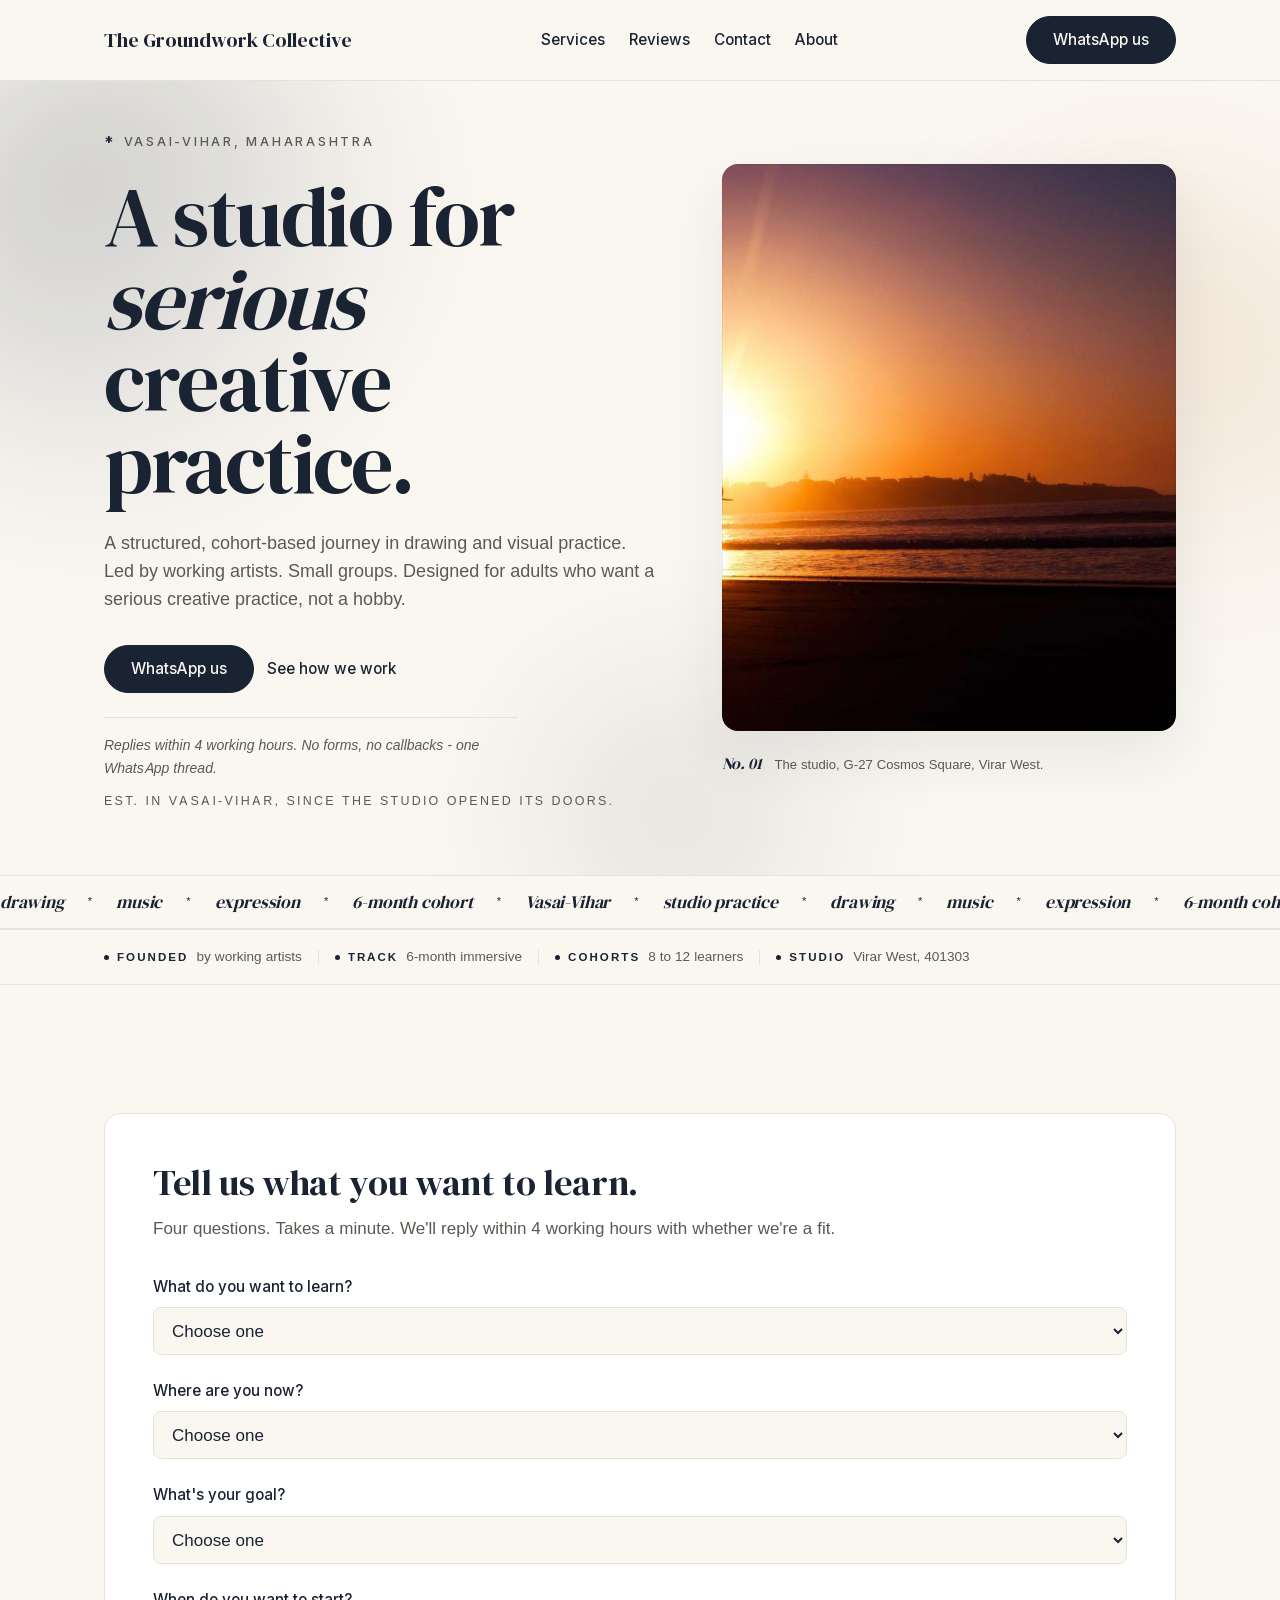
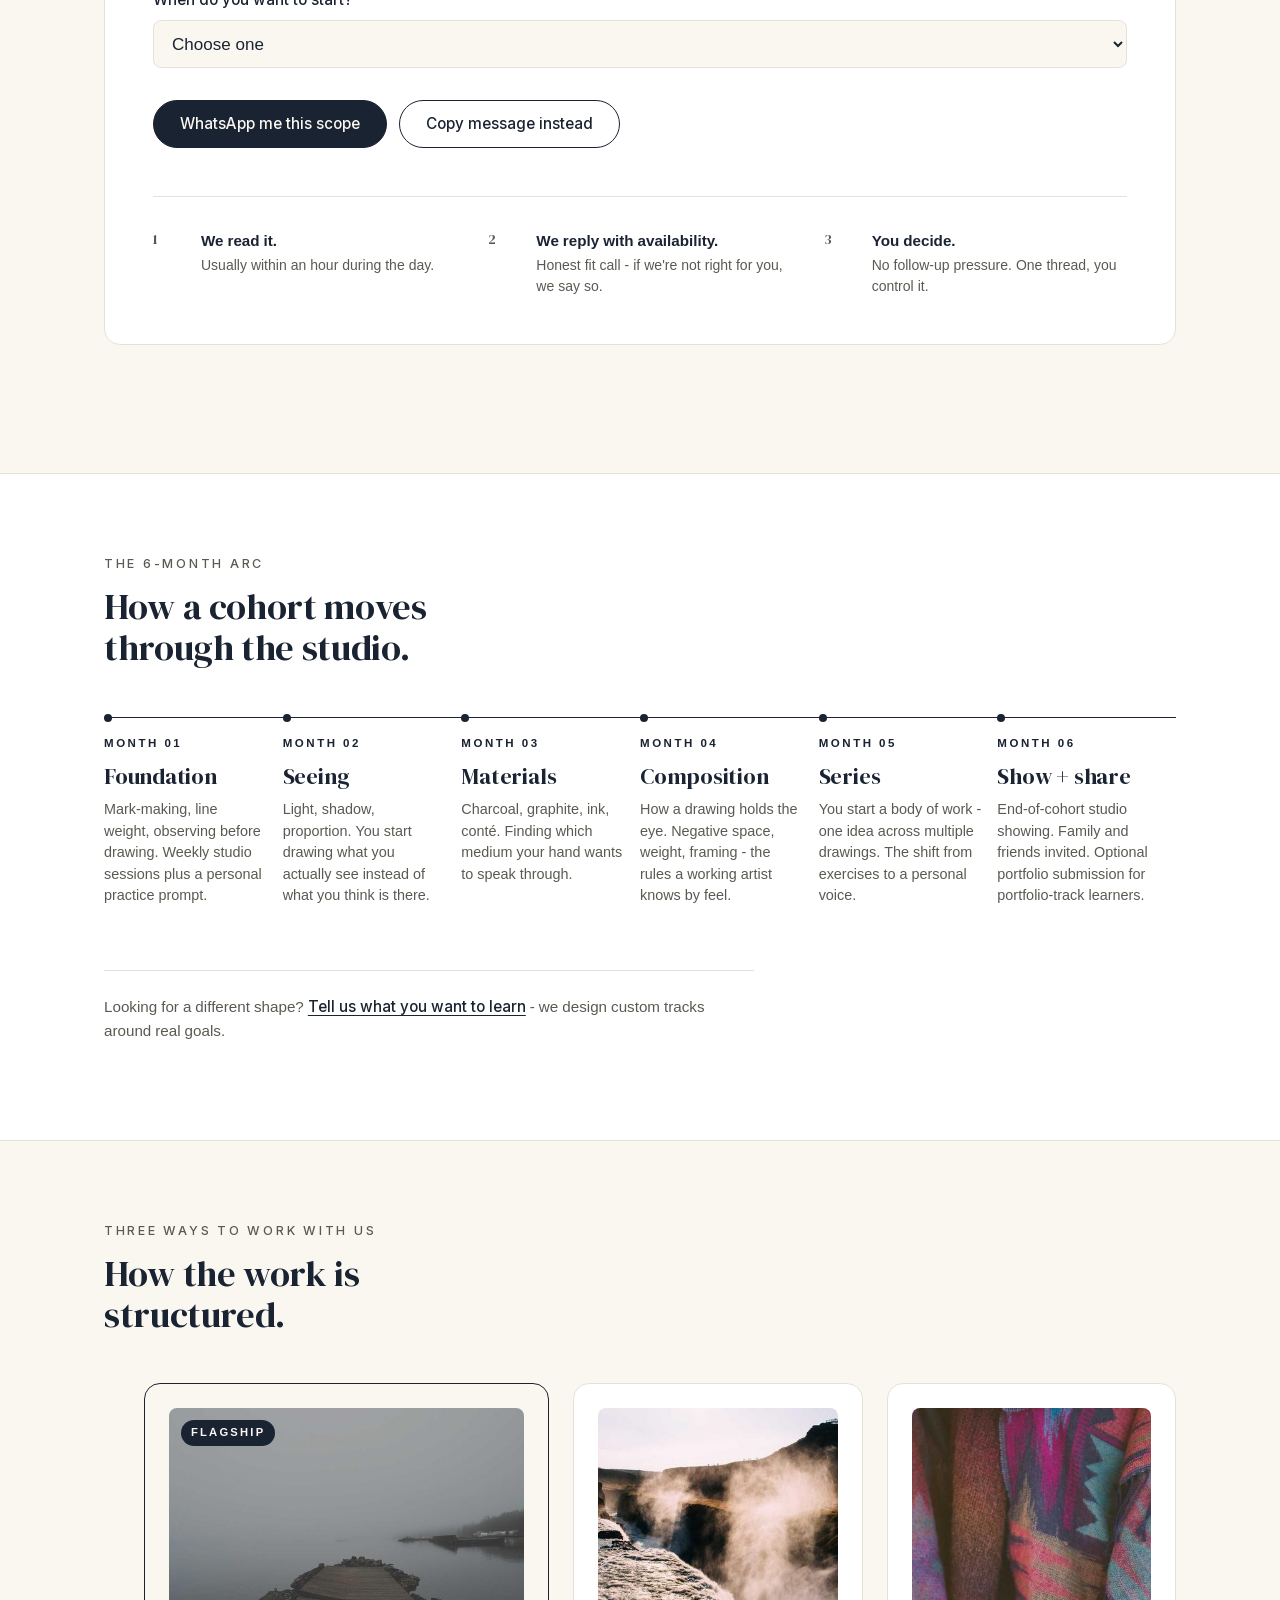
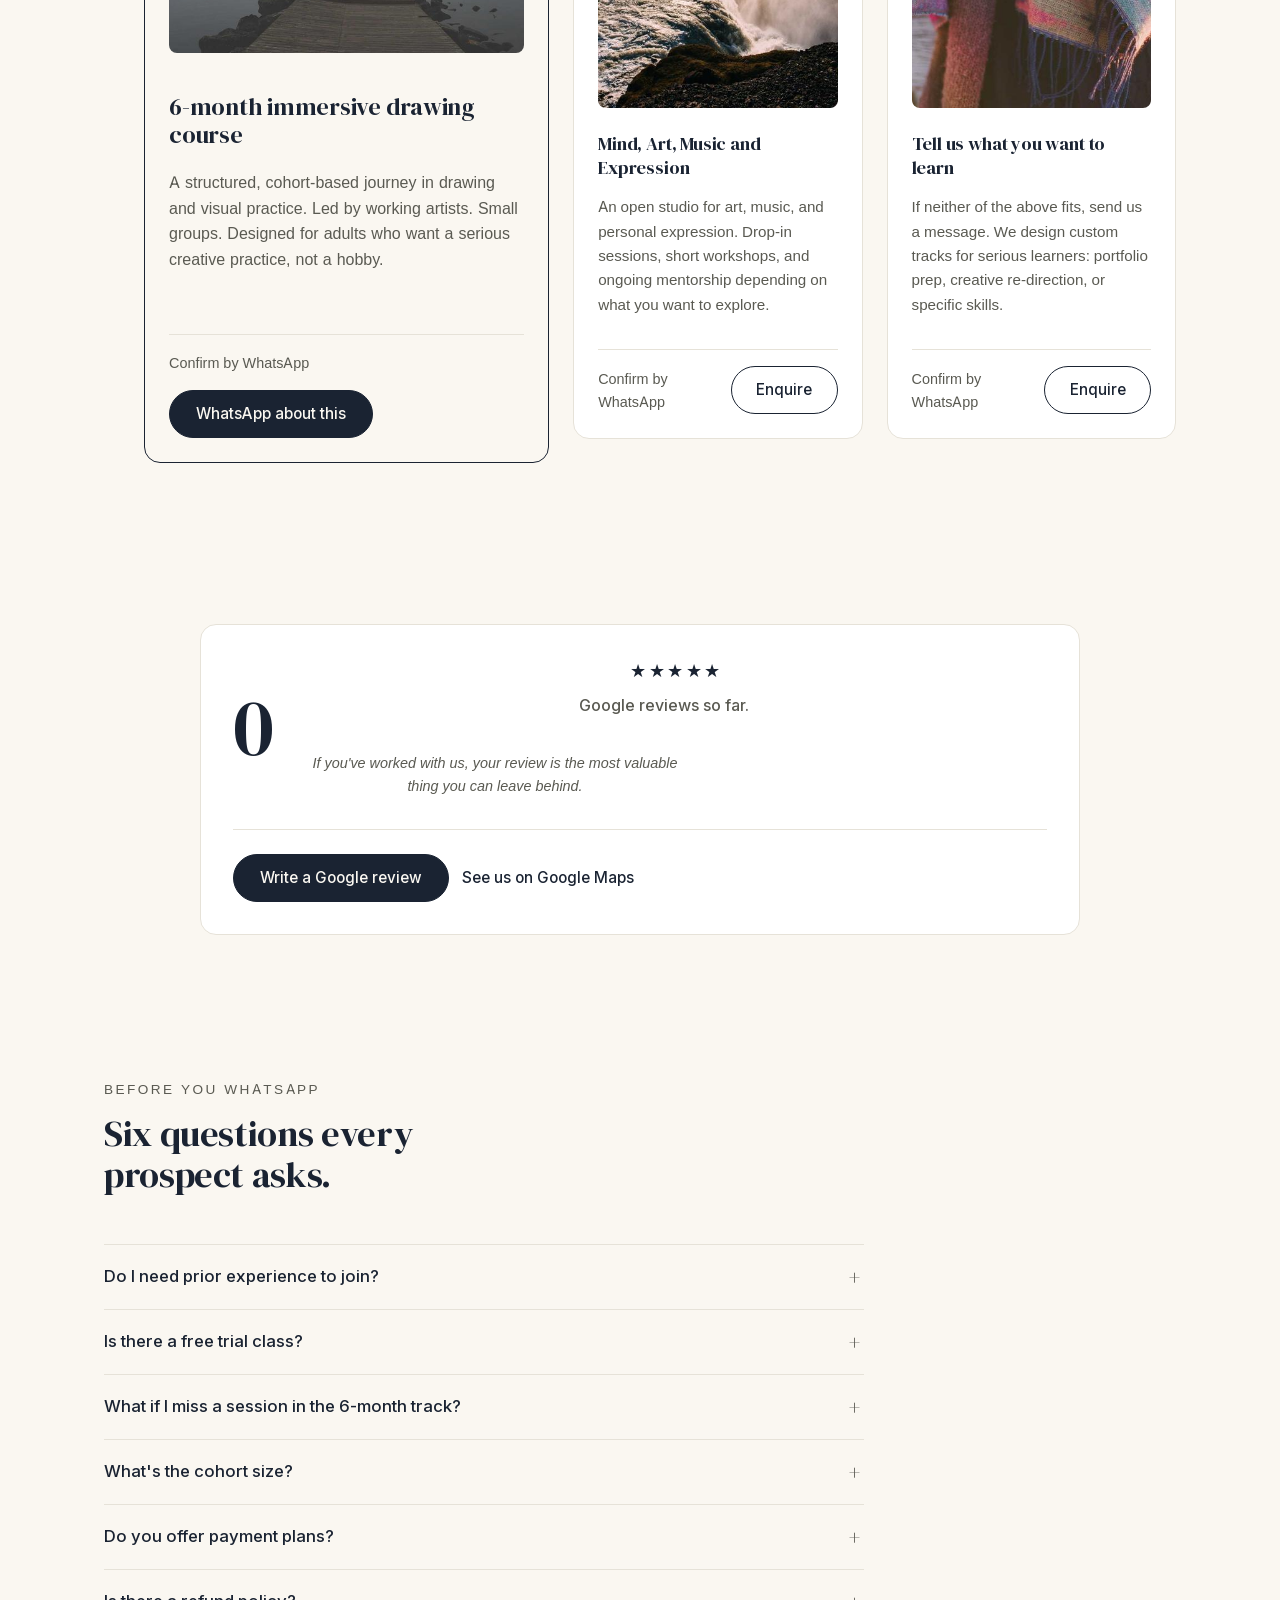
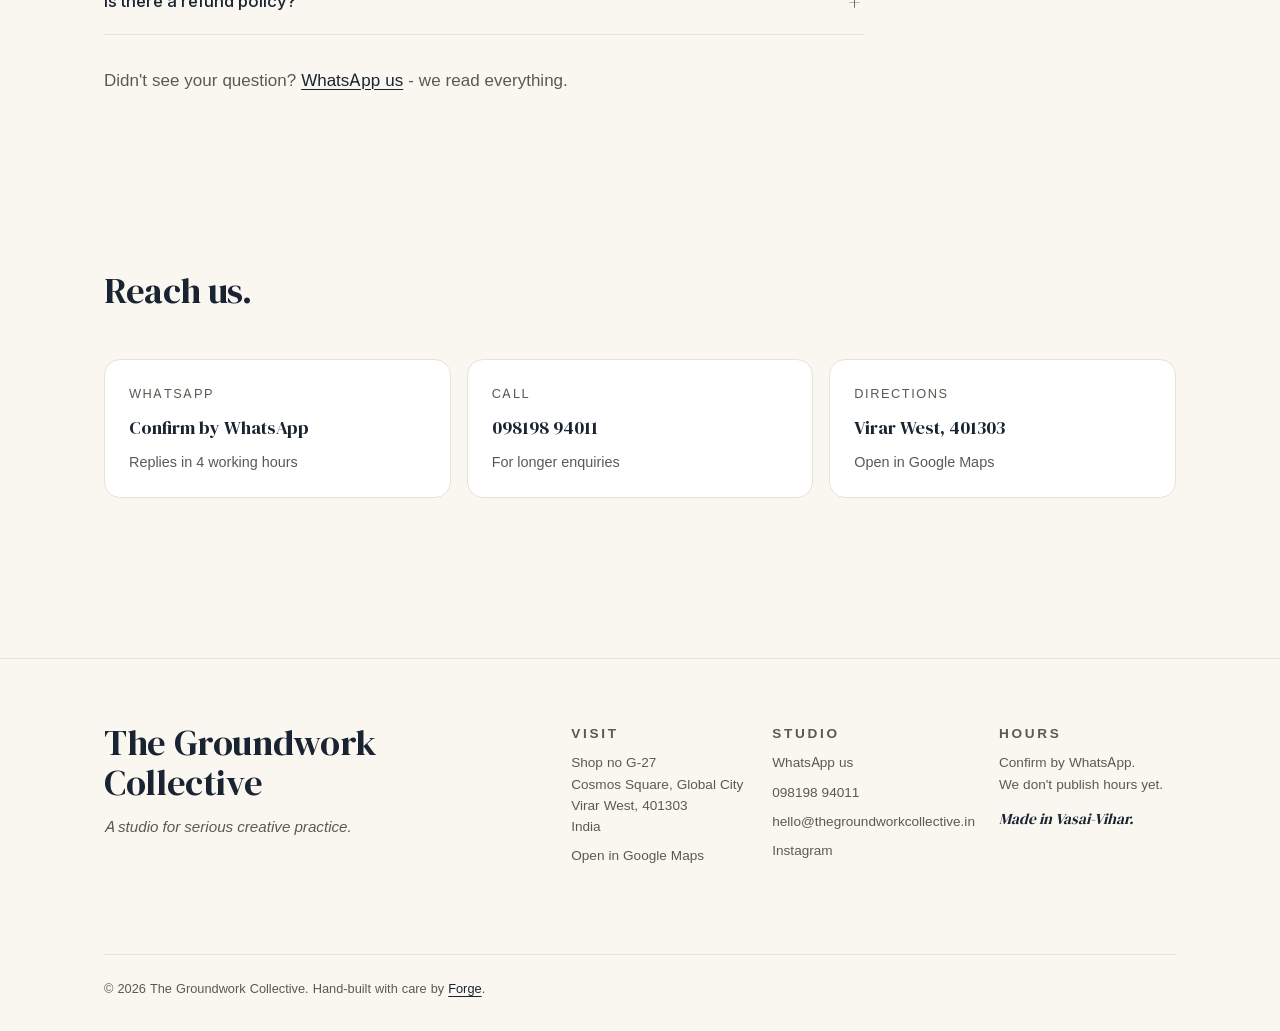
<file: index.html>
<!doctype html>
<html lang="en">
<head>
  <meta charset="utf-8">
  <meta name="viewport" content="width=device-width, initial-scale=1, viewport-fit=cover">
  <title>The Groundwork Collective  -  A studio for serious creative practice</title>
  <meta name="description" content="The Groundwork Collective is an education center in Virar West, Maharashtra. 6-month immersive courses in drawing, art, music and expression. WhatsApp us to start.">
  <meta property="og:title" content="The Groundwork Collective  -  A studio for serious creative practice">
  <meta property="og:description" content="The Groundwork Collective is an education center in Virar West, Maharashtra. 6-month immersive courses in drawing, art, music and expression. WhatsApp us to start.">
  <meta property="og:type" content="website">
  <meta property="og:url" content="https://the-groundwork-collective.vercel.app">
  <meta name="theme-color" content="#faf7f1">
  <link rel="icon" href="/assets/favicon.svg" type="image/svg+xml">
  <link rel="canonical" href="https://the-groundwork-collective.vercel.app">
  <link rel="stylesheet" href="/assets/styles.css">
  <script type="application/ld+json">
  {
    "@context": "https://schema.org",
    "@type": "EducationalOrganization",
    "name": "The Groundwork Collective",
    "description": "The Groundwork Collective is an education center in Virar West, Maharashtra. 6-month immersive courses in drawing, art, music and expression. WhatsApp us to start.",
    "url": "https://the-groundwork-collective.vercel.app",
    "telephone": "+919819894011",
    "address": {
      "@type": "PostalAddress",
      "streetAddress": "Shop no G-27, Cosmos Square, Global City, Rustomjee Global City, Virar West",
      "addressLocality": "Vasai-Virar",
      "addressRegion": "Maharashtra",
      "postalCode": "401303",
      "addressCountry": "IN"
    },
    "sameAs": ["https://instagram.com/the_groundwork_collective"]
  }
  </script>
</head>
<body class="theme-light">
<a class="skip-link" href="#main">Skip to content</a>
<header class="site-header" role="banner">
  <div class="site-header__inner">
    <a class="site-header__brand" href="/">The Groundwork Collective</a>
    <nav class="site-nav" aria-label="Primary">
      <a href="/services.html">Services</a>
      <a href="/reviews.html">Reviews</a>
      <a href="/contact.html">Contact</a>
      <a href="/about.html">About</a>
    </nav>
    <a class="btn btn--primary site-header__cta" href="https://wa.me/919819894011?text=Hi%20-%20I%27d%20like%20to%20set%20up%20a%20discovery%20call.">WhatsApp us</a>
  </div>
</header>
<main id="main">
  <section class="hero" aria-labelledby="hero-heading">
    <div class="hero__mesh" aria-hidden="true">
      <span class="hero__mesh-blob hero__mesh-blob--1"></span>
      <span class="hero__mesh-blob hero__mesh-blob--2"></span>
      <span class="hero__mesh-blob hero__mesh-blob--3"></span>
    </div>
    <div class="hero__grid">
      <div class="hero__copy fade-in">
        <p class="hero__eyebrow"><span class="hero__eyebrow-mark">*</span> Vasai-Vihar, Maharashtra</p>
        <h1 id="hero-heading" class="hero__heading">A studio for <em>serious</em> creative practice.</h1>
        <p class="hero__subtext">A structured, cohort-based journey in drawing and visual practice. Led by working artists. Small groups. Designed for adults who want a serious creative practice, not a hobby.</p>
        <div class="hero__ctas">
          <a class="btn btn--primary btn--fill" href="https://wa.me/919819894011?text=Hi%20-%20I%27d%20like%20to%20set%20up%20a%20discovery%20call.">WhatsApp us</a>
          <a class="btn btn--ghost btn--underline" href="/services.html">See how we work</a>
        </div>
        <p class="hero__promise">Replies within 4 working hours. No forms, no callbacks - one WhatsApp thread.</p>
        <p class="hero__since">Est. in Vasai-Vihar, since the studio opened its doors.</p>
      </div>
      <figure class="hero__media fade-in">
        <div class="hero__media-frame">
          <img src="/assets/photos/hero.jpg" alt="" width="800" height="1000" loading="eager" onerror="this.onerror=null;this.src='/assets/monogram.svg';">
        </div>
        <figcaption class="hero__media-caption">
          <span class="hero__media-caption-mark">No. 01</span>
          The studio, G-27 Cosmos Square, Virar West.
        </figcaption>
      </figure>
    </div>
  </section>

  <div class="marquee" aria-hidden="true">
    <div class="marquee__track">
      <span class="marquee__item">drawing</span><span class="marquee__dot">*</span>
      <span class="marquee__item">music</span><span class="marquee__dot">*</span>
      <span class="marquee__item">expression</span><span class="marquee__dot">*</span>
      <span class="marquee__item">6-month cohort</span><span class="marquee__dot">*</span>
      <span class="marquee__item">Vasai-Vihar</span><span class="marquee__dot">*</span>
      <span class="marquee__item">studio practice</span><span class="marquee__dot">*</span>
      <span class="marquee__item">drawing</span><span class="marquee__dot">*</span>
      <span class="marquee__item">music</span><span class="marquee__dot">*</span>
      <span class="marquee__item">expression</span><span class="marquee__dot">*</span>
      <span class="marquee__item">6-month cohort</span><span class="marquee__dot">*</span>
      <span class="marquee__item">Vasai-Vihar</span><span class="marquee__dot">*</span>
      <span class="marquee__item">studio practice</span><span class="marquee__dot">*</span>
    </div>
  </div>

  <section class="trust-bar" aria-label="Studio facts">
    <div class="trust-bar__inner">
      <span class="trust-bar__item"><span class="trust-bar__dot"></span> <span class="trust-bar__label">Founded</span> by working artists</span>
      <span class="trust-bar__sep" aria-hidden="true"></span>
      <span class="trust-bar__item"><span class="trust-bar__dot"></span> <span class="trust-bar__label">Track</span> 6-month immersive</span>
      <span class="trust-bar__sep" aria-hidden="true"></span>
      <span class="trust-bar__item"><span class="trust-bar__dot"></span> <span class="trust-bar__label">Cohorts</span> 8 to 12 learners</span>
      <span class="trust-bar__sep" aria-hidden="true"></span>
      <span class="trust-bar__item"><span class="trust-bar__dot"></span> <span class="trust-bar__label">Studio</span> Virar West, 401303</span>
    </div>
  </section>

  <section class="section" aria-labelledby="cro-heading">
    <div class="container">
      <div class="cro-engine" data-engine="quote-builder">
        <h2 id="cro-heading" class="cro-engine__heading">Tell us what you want to learn.</h2>
        <p class="cro-engine__lede">Four questions. Takes a minute. We'll reply within 4 working hours with whether we're a fit.</p>
        <form class="cro-engine__form" id="quote-builder-form" novalidate>
          <div class="cro-engine__questions">
            <div class="cro-question">
              <label class="cro-question__label" for="qb-q1">What do you want to learn?</label>
              <select class="cro-question__select" id="qb-q1" name="learn" required>
                <option value="">Choose one</option>
                <option value="drawing">Drawing</option>
                <option value="visual-art">Visual art (painting, mixed media)</option>
                <option value="music">Music</option>
                <option value="expression">Personal expression / creative direction</option>
                <option value="other">Something else</option>
              </select>
            </div>
            <div class="cro-question">
              <label class="cro-question__label" for="qb-q2">Where are you now?</label>
              <select class="cro-question__select" id="qb-q2" name="level" required>
                <option value="">Choose one</option>
                <option value="beginner">Complete beginner</option>
                <option value="some-practice">Some practice</option>
                <option value="returning">Returning after a break</option>
                <option value="intermediate">Intermediate</option>
              </select>
            </div>
            <div class="cro-question">
              <label class="cro-question__label" for="qb-q3">What's your goal?</label>
              <select class="cro-question__select" id="qb-q3" name="goal" required>
                <option value="">Choose one</option>
                <option value="personal">Personal practice</option>
                <option value="portfolio">Portfolio</option>
                <option value="career">Career change</option>
                <option value="healing">Healing / expression</option>
                <option value="explore">Just exploring</option>
              </select>
            </div>
            <div class="cro-question">
              <label class="cro-question__label" for="qb-q4">When do you want to start?</label>
              <select class="cro-question__select" id="qb-q4" name="start" required>
                <option value="">Choose one</option>
                <option value="this-month">This month</option>
                <option value="3-months">Next 3 months</option>
                <option value="just-looking">Just looking</option>
              </select>
            </div>
          </div>
          <div class="cro-engine__cta-wrap">
            <button type="submit" class="btn btn--primary">WhatsApp me this scope</button>
            <button type="button" class="btn btn--ghost" id="qb-copy">Copy message instead</button>
          </div>
          <p class="cro-engine__copy-status" id="qb-copy-status" role="status" aria-live="polite" hidden>Copied. Paste it into WhatsApp.</p>
        </form>
        <ol class="cro-next" aria-label="What happens after you send">
          <li class="cro-next__step">
            <span class="cro-next__num">1</span>
            <div><strong>We read it.</strong><span>Usually within an hour during the day.</span></div>
          </li>
          <li class="cro-next__step">
            <span class="cro-next__num">2</span>
            <div><strong>We reply with availability.</strong><span>Honest fit call - if we're not right for you, we say so.</span></div>
          </li>
          <li class="cro-next__step">
            <span class="cro-next__num">3</span>
            <div><strong>You decide.</strong><span>No follow-up pressure. One thread, you control it.</span></div>
          </li>
        </ol>
      </div>
    </div>
  </section>

  <section class="section cohort-section" aria-labelledby="cohort-heading">
    <div class="container">
      <p class="cohort-eyebrow">The 6-month arc</p>
      <h2 id="cohort-heading" class="section-heading">How a cohort moves through the studio.</h2>
      <ol class="cohort-timeline">
        <li class="cohort-step">
          <span class="cohort-step__month">Month 01</span>
          <h3 class="cohort-step__title">Foundation</h3>
          <p class="cohort-step__desc">Mark-making, line weight, observing before drawing. Weekly studio sessions plus a personal practice prompt.</p>
        </li>
        <li class="cohort-step">
          <span class="cohort-step__month">Month 02</span>
          <h3 class="cohort-step__title">Seeing</h3>
          <p class="cohort-step__desc">Light, shadow, proportion. You start drawing what you actually see instead of what you think is there.</p>
        </li>
        <li class="cohort-step">
          <span class="cohort-step__month">Month 03</span>
          <h3 class="cohort-step__title">Materials</h3>
          <p class="cohort-step__desc">Charcoal, graphite, ink, conté. Finding which medium your hand wants to speak through.</p>
        </li>
        <li class="cohort-step">
          <span class="cohort-step__month">Month 04</span>
          <h3 class="cohort-step__title">Composition</h3>
          <p class="cohort-step__desc">How a drawing holds the eye. Negative space, weight, framing - the rules a working artist knows by feel.</p>
        </li>
        <li class="cohort-step">
          <span class="cohort-step__month">Month 05</span>
          <h3 class="cohort-step__title">Series</h3>
          <p class="cohort-step__desc">You start a body of work - one idea across multiple drawings. The shift from exercises to a personal voice.</p>
        </li>
        <li class="cohort-step">
          <span class="cohort-step__month">Month 06</span>
          <h3 class="cohort-step__title">Show + share</h3>
          <p class="cohort-step__desc">End-of-cohort studio showing. Family and friends invited. Optional portfolio submission for portfolio-track learners.</p>
        </li>
      </ol>
      <p class="cohort-foot">
        Looking for a different shape? <a href="https://wa.me/919819894011?text=Hi%20-%20I%20want%20to%20discuss%20a%20custom%20learning%20track.">Tell us what you want to learn</a> - we design custom tracks around real goals.
      </p>
    </div>
  </section>

  <section class="section services-featured" aria-labelledby="services-heading">
    <div class="container">
      <p class="services-eyebrow">Three ways to work with us</p>
      <h2 id="services-heading" class="section-heading">How the work is structured.</h2>
      <ul class="services__grid services__grid--featured">
        <li class="service-card service-card--featured">
          <div class="service-card__media">
            <img class="service-card__photo" src="/assets/photos/drawing-course.jpg" alt="" loading="lazy" onerror="this.onerror=null;this.src='/assets/monogram.svg';">
            <span class="service-card__flag">Flagship</span>
          </div>
          <div class="service-card__body">
            <h3 class="service-card__title">6-month immersive drawing course</h3>
            <p class="service-card__desc">A structured, cohort-based journey in drawing and visual practice. Led by working artists. Small groups. Designed for adults who want a serious creative practice, not a hobby.</p>
            <div class="service-card__meta">
              <span class="service-card__price">Confirm by WhatsApp</span>
              <a class="btn btn--primary btn--fill" href="https://wa.me/919819894011?text=Hi%20-%20I%27d%20like%20to%20know%20more%20about%20the%206-month%20drawing%20course.">WhatsApp about this</a>
            </div>
          </div>
        </li>
        <li class="service-card">
          <img class="service-card__photo" src="/assets/photos/art-music-expression.jpg" alt="" loading="lazy" onerror="this.onerror=null;this.src='/assets/monogram.svg';">
          <h3 class="service-card__title">Mind, Art, Music and Expression</h3>
          <p class="service-card__desc">An open studio for art, music, and personal expression. Drop-in sessions, short workshops, and ongoing mentorship depending on what you want to explore.</p>
          <div class="service-card__meta">
            <span class="service-card__price">Confirm by WhatsApp</span>
            <a class="btn btn--ghost" href="https://wa.me/919819894011?text=Hi%20-%20I%27d%20like%20to%20drop%20in%20for%20an%20art%20/%20music%20/%20expression%20session.">Enquire</a>
          </div>
        </li>
        <li class="service-card">
          <img class="service-card__photo" src="/assets/photos/custom-enquiry.jpg" alt="" loading="lazy" onerror="this.onerror=null;this.src='/assets/monogram.svg';">
          <h3 class="service-card__title">Tell us what you want to learn</h3>
          <p class="service-card__desc">If neither of the above fits, send us a message. We design custom tracks for serious learners: portfolio prep, creative re-direction, or specific skills.</p>
          <div class="service-card__meta">
            <span class="service-card__price">Confirm by WhatsApp</span>
            <a class="btn btn--ghost" href="https://wa.me/919819894011?text=Hi%20-%20I%20want%20to%20discuss%20a%20custom%20learning%20track.">Enquire</a>
          </div>
        </li>
      </ul>
    </div>
  </section>

  <section class="section reviews-section" aria-labelledby="reviews-block-heading">
    <div class="container">
      <div class="reviews-block reviews-block--positioned">
        <div class="reviews-block__top">
          <p class="reviews-block__count">0</p>
          <div class="reviews-block__meta">
            <p class="reviews-block__stars" aria-hidden="true">&#9733;&#9733;&#9733;&#9733;&#9733;</p>
            <p class="reviews-block__label">Google reviews so far.</p>
            <p class="reviews-block__why">If you've worked with us, your review is the most valuable thing you can leave behind.</p>
          </div>
        </div>
        <div class="reviews-block__cta">
          <a class="btn btn--primary btn--fill" href="https://search.google.com/local/writereview?placeid=ChIJH0U0TzKt5zsRmZBYnqeVxLs" target="_blank" rel="noopener">Write a Google review</a>
          <a class="btn btn--ghost btn--underline" href="https://share.google/SuRhQ9UotYi0npRXc" target="_blank" rel="noopener">See us on Google Maps</a>
        </div>
      </div>
    </div>
  </section>

  <section class="section faq-section" aria-labelledby="faq-heading">
    <div class="container">
      <p class="faq-eyebrow">Before you WhatsApp</p>
      <h2 id="faq-heading" class="section-heading">Six questions every prospect asks.</h2>
      <div class="faq-list">
        <details class="faq-item">
          <summary class="faq-item__q"><span>Do I need prior experience to join?</span><span class="faq-item__icon" aria-hidden="true">+</span></summary>
          <p class="faq-item__a">No. We work with complete beginners through intermediate. Tell us where you are in the form above and we'll match you to a cohort.</p>
        </details>
        <details class="faq-item">
          <summary class="faq-item__q"><span>Is there a free trial class?</span><span class="faq-item__icon" aria-hidden="true">+</span></summary>
          <p class="faq-item__a">Confirm by WhatsApp. We run short intro sessions when a new cohort opens.</p>
        </details>
        <details class="faq-item">
          <summary class="faq-item__q"><span>What if I miss a session in the 6-month track?</span><span class="faq-item__icon" aria-hidden="true">+</span></summary>
          <p class="faq-item__a">Confirm by WhatsApp. We can talk you through the catch-up policy before you commit.</p>
        </details>
        <details class="faq-item">
          <summary class="faq-item__q"><span>What's the cohort size?</span><span class="faq-item__icon" aria-hidden="true">+</span></summary>
          <p class="faq-item__a">Small. 8-12 learners per cohort so each person gets real attention from the working artists who run the studio.</p>
        </details>
        <details class="faq-item">
          <summary class="faq-item__q"><span>Do you offer payment plans?</span><span class="faq-item__icon" aria-hidden="true">+</span></summary>
          <p class="faq-item__a">Confirm by WhatsApp. We do, for the 6-month track. Ask when you reach out.</p>
        </details>
        <details class="faq-item">
          <summary class="faq-item__q"><span>Is there a refund policy?</span><span class="faq-item__icon" aria-hidden="true">+</span></summary>
          <p class="faq-item__a">Confirm by WhatsApp. Yes - we put it in writing before any payment. Ask for the policy doc when you enquire.</p>
        </details>
      </div>
      <p class="faq-foot">
        Didn't see your question? <a href="https://wa.me/919819894011?text=Hi%20-%20I%27d%20like%20to%20set%20up%20a%20discovery%20call.">WhatsApp us</a> - we read everything.
      </p>
    </div>
  </section>

  <section class="section" aria-labelledby="contact-block-heading">
    <div class="container">
      <h2 id="contact-block-heading" class="section-heading">Reach us.</h2>
      <div class="contact-cards">
        <a class="contact-card" href="https://wa.me/919819894011?text=Hi%20-%20I%27d%20like%20to%20set%20up%20a%20discovery%20call.">
          <span class="contact-card__label">WhatsApp</span>
          <span class="contact-card__value">Confirm by WhatsApp</span>
          <span class="contact-card__hint">Replies in 4 working hours</span>
        </a>
        <a class="contact-card" href="tel:+919819894011">
          <span class="contact-card__label">Call</span>
          <span class="contact-card__value">098198 94011</span>
          <span class="contact-card__hint">For longer enquiries</span>
        </a>
        <a class="contact-card" href="https://share.google/SuRhQ9UotYi0npRXc" target="_blank" rel="noopener">
          <span class="contact-card__label">Directions</span>
          <span class="contact-card__value">Virar West, 401303</span>
          <span class="contact-card__hint">Open in Google Maps</span>
        </a>
      </div>
    </div>
  </section>
</main>
<footer class="site-footer" role="contentinfo">
  <div class="site-footer__inner">
    <div class="site-footer__brand">
      <p class="site-footer__wordmark">The Groundwork Collective</p>
      <p class="site-footer__tagline">A studio for serious creative practice.</p>
    </div>
    <div class="site-footer__cols">
      <div class="site-footer__col">
        <p class="site-footer__col-label">Visit</p>
        <p>Shop no G-27<br>Cosmos Square, Global City<br>Virar West, 401303<br>India</p>
        <p><a class="site-footer__link" href="https://share.google/SuRhQ9UotYi0npRXc" target="_blank" rel="noopener">Open in Google Maps</a></p>
      </div>
      <div class="site-footer__col">
        <p class="site-footer__col-label">Studio</p>
        <p><a class="site-footer__link" href="https://wa.me/919819894011?text=Hi%20-%20I%27d%20like%20to%20set%20up%20a%20discovery%20call.">WhatsApp us</a></p>
        <p><a class="site-footer__link" href="tel:+919819894011">098198 94011</a></p>
        <p><a class="site-footer__link" href="mailto:hello@thegroundworkcollective.in">hello@thegroundworkcollective.in</a></p>
        <p><a class="site-footer__link" href="https://instagram.com/the_groundwork_collective" target="_blank" rel="noopener">Instagram</a></p>
      </div>
      <div class="site-footer__col">
        <p class="site-footer__col-label">Hours</p>
        <p>Confirm by WhatsApp.<br>We don't publish hours yet.</p>
        <p class="site-footer__col-mark">Made in Vasai-Vihar.</p>
      </div>
    </div>
    <div class="site-footer__legal">
      <p>© 2026 The Groundwork Collective. Hand-built with care by <a href="https://forge.bruuhh.com" target="_blank" rel="noopener">Forge</a>.</p>
    </div>
  </div>
</footer>
<script src="/cro/quote-builder.js" defer></script>
<script src="/cro/sticky-cta.js" defer></script>
<a class="sticky-cta" href="https://wa.me/919819894011?text=Hi%20-%20I%27d%20like%20to%20set%20up%20a%20discovery%20call." id="sticky-cta" aria-label="WhatsApp The Groundwork Collective">
  <svg class="sticky-cta__icon" width="20" height="20" viewBox="0 0 24 24" fill="none" stroke="currentColor" stroke-width="2" stroke-linecap="round" stroke-linejoin="round" aria-hidden="true"><path d="M21 11.5a8.38 8.38 0 0 1-.9 3.8 8.5 8.5 0 0 1-7.6 4.7 8.38 8.38 0 0 1-3.8-.9L3 21l1.9-5.7a8.38 8.38 0 0 1-.9-3.8 8.5 8.5 0 0 1 4.7-7.6 8.38 8.38 0 0 1 3.8-.9h.5a8.48 8.48 0 0 1 8 8v.5z"/></svg>
  <span>WhatsApp us</span>
</a>
</body>
</html>
</file>
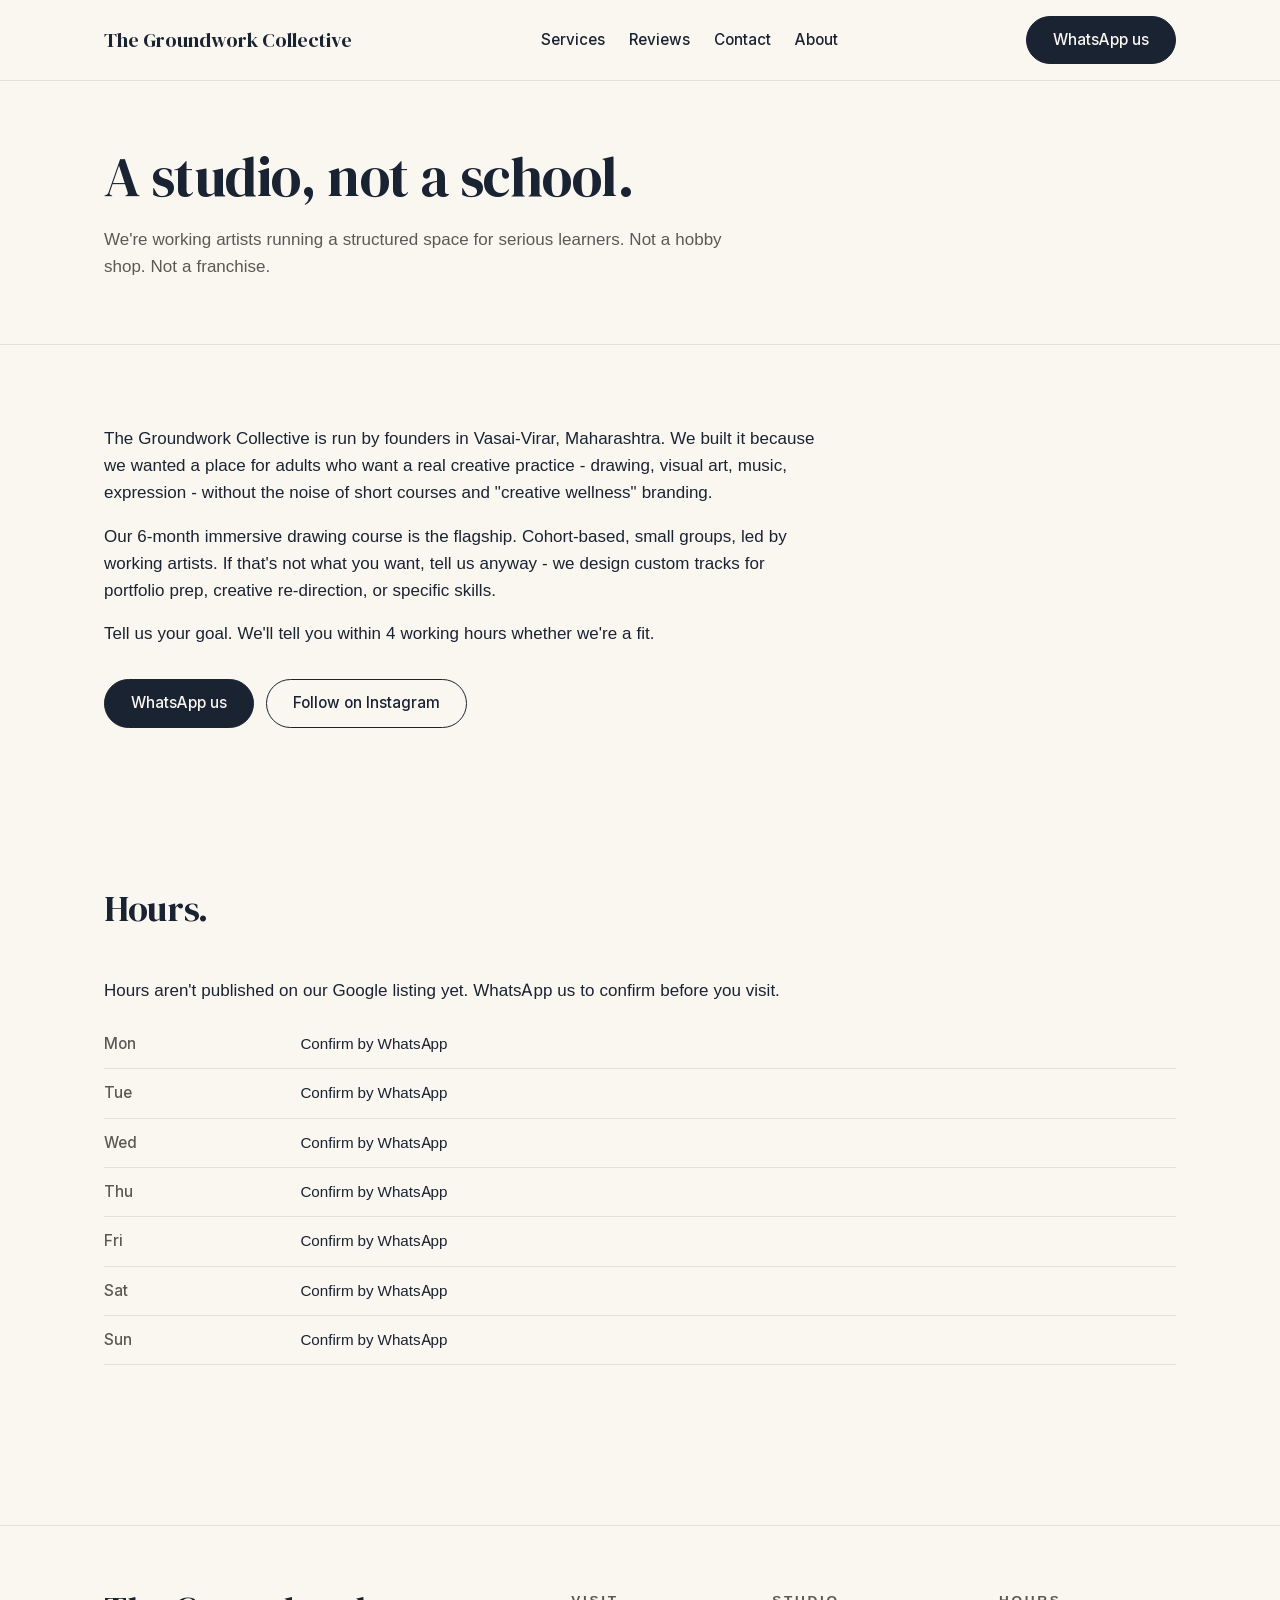
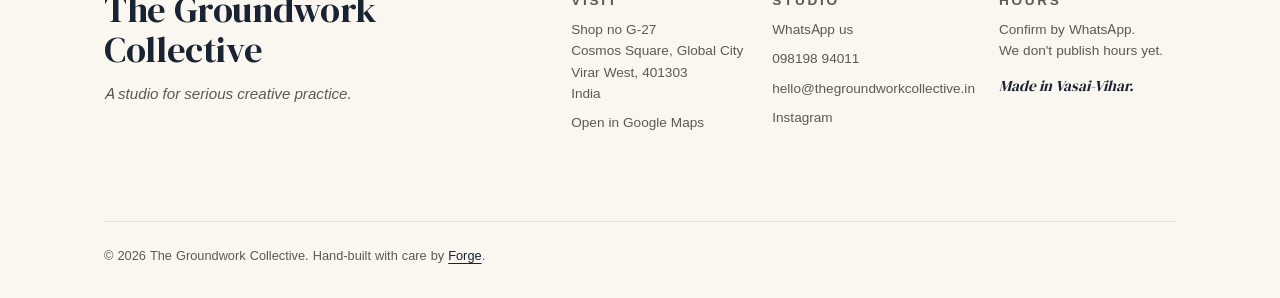
<file: about.html>
<!doctype html>
<html lang="en">
<head>
  <meta charset="utf-8">
  <meta name="viewport" content="width=device-width, initial-scale=1, viewport-fit=cover">
  <title>About  -  The Groundwork Collective</title>
  <meta name="description" content="About The Groundwork Collective: a studio for serious creative practice in Virar West.">
  <meta property="og:title" content="About  -  The Groundwork Collective">
  <meta property="og:description" content="About The Groundwork Collective: a studio for serious creative practice in Virar West.">
  <meta property="og:type" content="website">
  <meta property="og:url" content="https://the-groundwork-collective.vercel.app">
  <meta name="theme-color" content="#faf7f1">
  <link rel="icon" href="/assets/favicon.svg" type="image/svg+xml">
  <link rel="canonical" href="https://the-groundwork-collective.vercel.app">
  <link rel="stylesheet" href="/assets/styles.css">
  <script type="application/ld+json">
  {
    "@context": "https://schema.org",
    "@type": "EducationalOrganization",
    "name": "The Groundwork Collective",
    "description": "About The Groundwork Collective: a studio for serious creative practice in Virar West.",
    "url": "https://the-groundwork-collective.vercel.app",
    "telephone": "+919819894011",
    "address": {
      "@type": "PostalAddress",
      "streetAddress": "Shop no G-27, Cosmos Square, Global City, Rustomjee Global City, Virar West",
      "addressLocality": "Vasai-Virar",
      "addressRegion": "Maharashtra",
      "postalCode": "401303",
      "addressCountry": "IN"
    },
    "sameAs": ["https://instagram.com/the_groundwork_collective"]
  }
  </script>
</head>
<body class="theme-light">
<a class="skip-link" href="#main">Skip to content</a>
<header class="site-header" role="banner">
  <div class="site-header__inner">
    <a class="site-header__brand" href="/">The Groundwork Collective</a>
    <nav class="site-nav" aria-label="Primary">
      <a href="/services.html">Services</a>
      <a href="/reviews.html">Reviews</a>
      <a href="/contact.html">Contact</a>
      <a href="/about.html">About</a>
    </nav>
    <a class="btn btn--primary site-header__cta" href="https://wa.me/919819894011?text=Hi%20-%20I%27d%20like%20to%20set%20up%20a%20discovery%20call.">WhatsApp us</a>
  </div>
</header>
<main id="main">
  <section class="page-hero">
    <div class="page-hero__inner">
      <h1 class="page-hero__heading">A studio, not a school.</h1>
      <p class="page-hero__subtext">We're working artists running a structured space for serious learners. Not a hobby shop. Not a franchise.</p>
    </div>
  </section>

  <section class="section">
    <div class="container">
      <p>The Groundwork Collective is run by founders in Vasai-Virar, Maharashtra. We built it because we wanted a place for adults who want a real creative practice  -  drawing, visual art, music, expression  -  without the noise of short courses and "creative wellness" branding.</p>
      <p>Our 6-month immersive drawing course is the flagship. Cohort-based, small groups, led by working artists. If that's not what you want, tell us anyway  -  we design custom tracks for portfolio prep, creative re-direction, or specific skills.</p>
      <p>Tell us your goal. We'll tell you within 4 working hours whether we're a fit.</p>
      <div class="cro-engine__cta-wrap">
        <a class="btn btn--primary" href="https://wa.me/919819894011?text=Hi%20-%20I%27d%20like%20to%20set%20up%20a%20discovery%20call.">WhatsApp us</a>
        <a class="btn btn--ghost" href="https://instagram.com/the_groundwork_collective" target="_blank" rel="noopener">Follow on Instagram</a>
      </div>
    </div>
  </section>

  <section class="section">
    <div class="container">
      <h2 class="section-heading">Hours.</h2>
      <p>Hours aren't published on our Google listing yet. WhatsApp us to confirm before you visit.</p>
      <table class="hours-table">
        <tbody>
          <tr><th>Mon</th><td>Confirm by WhatsApp</td></tr>
          <tr><th>Tue</th><td>Confirm by WhatsApp</td></tr>
          <tr><th>Wed</th><td>Confirm by WhatsApp</td></tr>
          <tr><th>Thu</th><td>Confirm by WhatsApp</td></tr>
          <tr><th>Fri</th><td>Confirm by WhatsApp</td></tr>
          <tr><th>Sat</th><td>Confirm by WhatsApp</td></tr>
          <tr><th>Sun</th><td>Confirm by WhatsApp</td></tr>
        </tbody>
      </table>
    </div>
  </section>
</main>
<footer class="site-footer" role="contentinfo">
  <div class="site-footer__inner">
    <div class="site-footer__brand">
      <p class="site-footer__wordmark">The Groundwork Collective</p>
      <p class="site-footer__tagline">A studio for serious creative practice.</p>
    </div>
    <div class="site-footer__cols">
      <div class="site-footer__col">
        <p class="site-footer__col-label">Visit</p>
        <p>Shop no G-27<br>Cosmos Square, Global City<br>Virar West, 401303<br>India</p>
        <p><a class="site-footer__link" href="https://share.google/SuRhQ9UotYi0npRXc" target="_blank" rel="noopener">Open in Google Maps</a></p>
      </div>
      <div class="site-footer__col">
        <p class="site-footer__col-label">Studio</p>
        <p><a class="site-footer__link" href="https://wa.me/919819894011?text=Hi%20-%20I%27d%20like%20to%20set%20up%20a%20discovery%20call.">WhatsApp us</a></p>
        <p><a class="site-footer__link" href="tel:+919819894011">098198 94011</a></p>
        <p><a class="site-footer__link" href="mailto:hello@thegroundworkcollective.in">hello@thegroundworkcollective.in</a></p>
        <p><a class="site-footer__link" href="https://instagram.com/the_groundwork_collective" target="_blank" rel="noopener">Instagram</a></p>
      </div>
      <div class="site-footer__col">
        <p class="site-footer__col-label">Hours</p>
        <p>Confirm by WhatsApp.<br>We don't publish hours yet.</p>
        <p class="site-footer__col-mark">Made in Vasai-Vihar.</p>
      </div>
    </div>
    <div class="site-footer__legal">
      <p>© 2026 The Groundwork Collective. Hand-built with care by <a href="https://forge.bruuhh.com" target="_blank" rel="noopener">Forge</a>.</p>
    </div>
  </div>
</footer>
<script src="/cro/quote-builder.js" defer></script>
<script src="/cro/sticky-cta.js" defer></script>
<a class="sticky-cta" href="https://wa.me/919819894011?text=Hi%20-%20I%27d%20like%20to%20set%20up%20a%20discovery%20call." id="sticky-cta" aria-label="WhatsApp The Groundwork Collective">
  <svg class="sticky-cta__icon" width="20" height="20" viewBox="0 0 24 24" fill="none" stroke="currentColor" stroke-width="2" stroke-linecap="round" stroke-linejoin="round" aria-hidden="true"><path d="M21 11.5a8.38 8.38 0 0 1-.9 3.8 8.5 8.5 0 0 1-7.6 4.7 8.38 8.38 0 0 1-3.8-.9L3 21l1.9-5.7a8.38 8.38 0 0 1-.9-3.8 8.5 8.5 0 0 1 4.7-7.6 8.38 8.38 0 0 1 3.8-.9h.5a8.48 8.48 0 0 1 8 8v.5z"/></svg>
  <span>WhatsApp us</span>
</a>
</body>
</html>
</file>
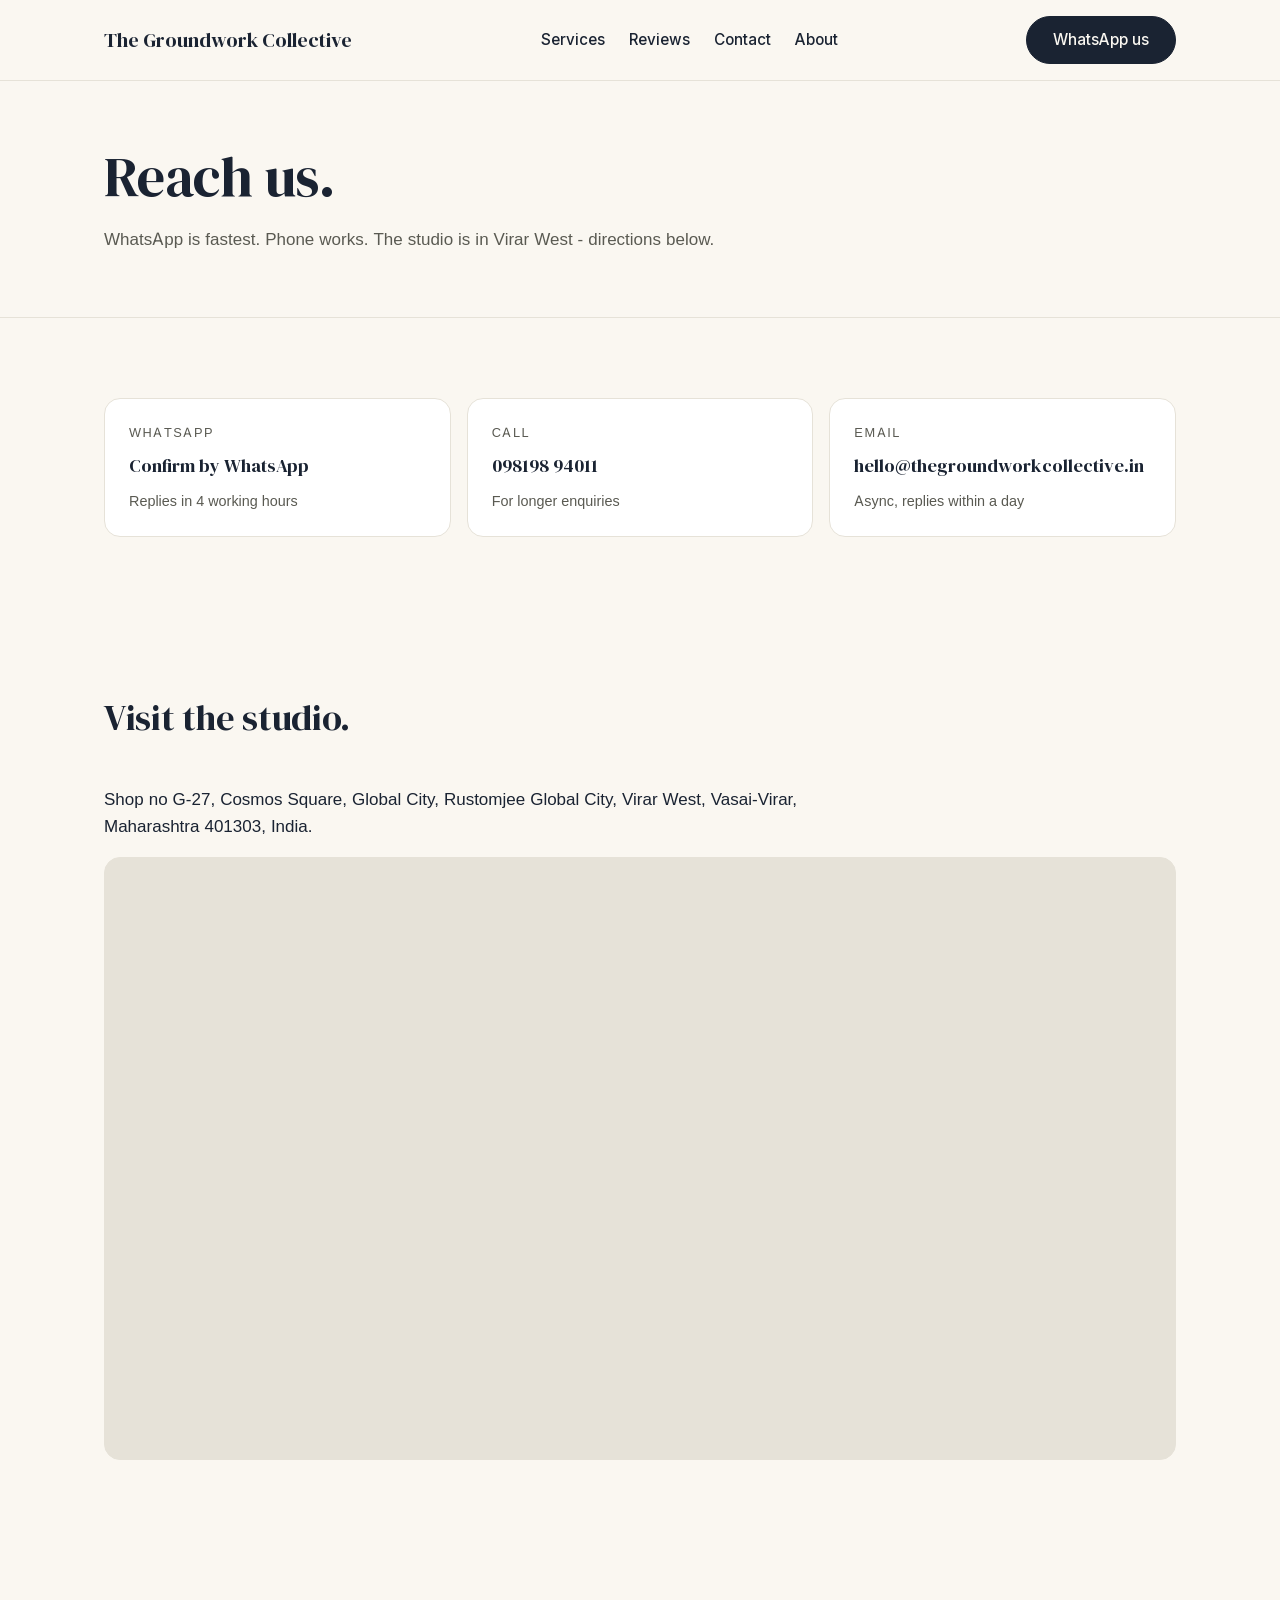
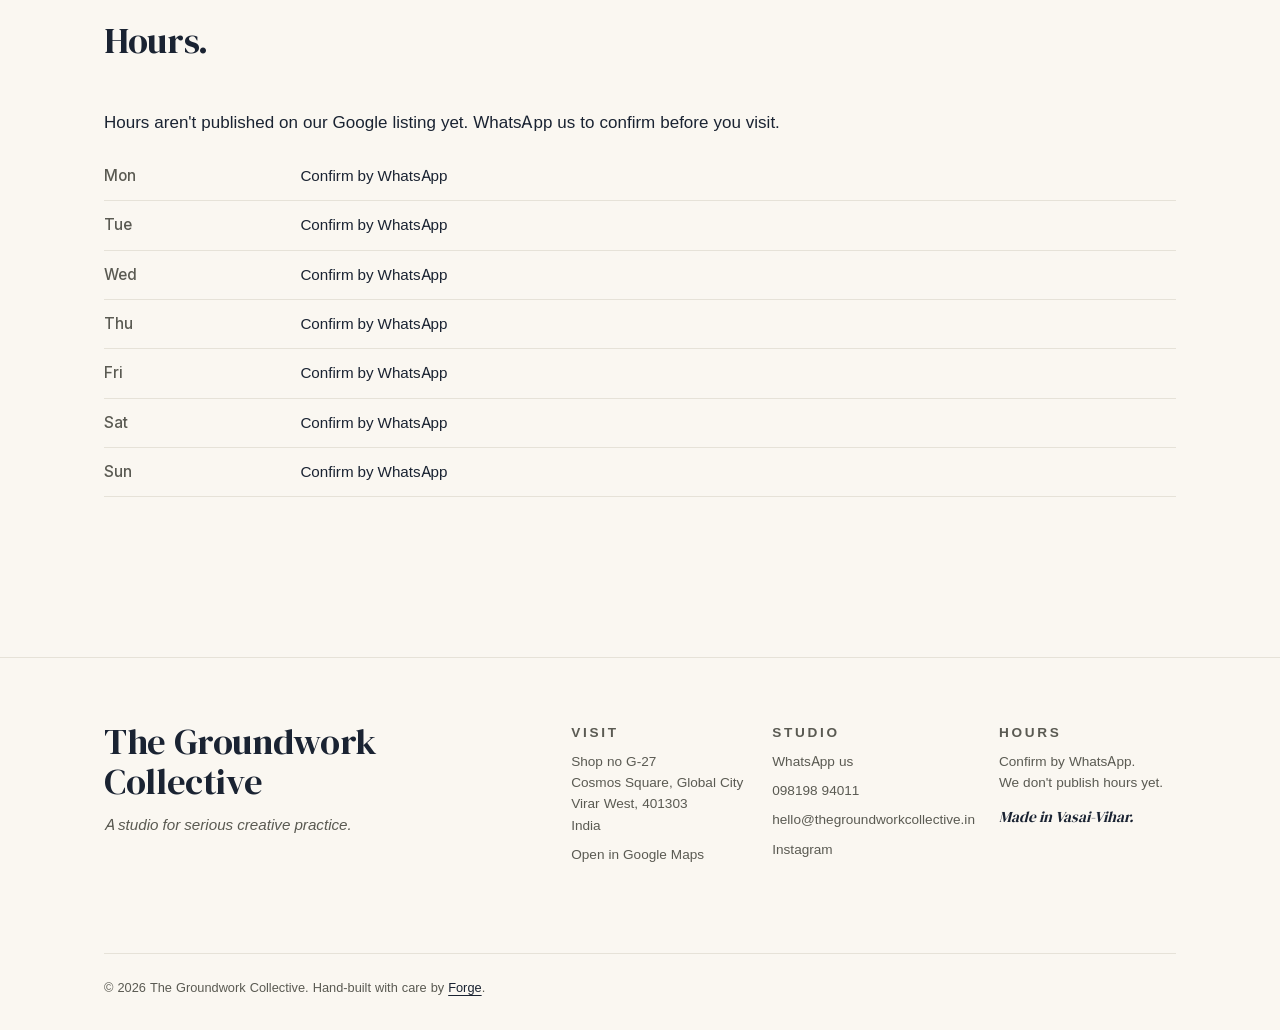
<file: contact.html>
<!doctype html>
<html lang="en">
<head>
  <meta charset="utf-8">
  <meta name="viewport" content="width=device-width, initial-scale=1, viewport-fit=cover">
  <title>Contact  -  The Groundwork Collective</title>
  <meta name="description" content="Contact The Groundwork Collective, Virar West. WhatsApp, call, or visit.">
  <meta property="og:title" content="Contact  -  The Groundwork Collective">
  <meta property="og:description" content="Contact The Groundwork Collective, Virar West. WhatsApp, call, or visit.">
  <meta property="og:type" content="website">
  <meta property="og:url" content="https://the-groundwork-collective.vercel.app">
  <meta name="theme-color" content="#faf7f1">
  <link rel="icon" href="/assets/favicon.svg" type="image/svg+xml">
  <link rel="canonical" href="https://the-groundwork-collective.vercel.app">
  <link rel="stylesheet" href="/assets/styles.css">
  <script type="application/ld+json">
  {
    "@context": "https://schema.org",
    "@type": "EducationalOrganization",
    "name": "The Groundwork Collective",
    "description": "Contact The Groundwork Collective, Virar West. WhatsApp, call, or visit.",
    "url": "https://the-groundwork-collective.vercel.app",
    "telephone": "+919819894011",
    "address": {
      "@type": "PostalAddress",
      "streetAddress": "Shop no G-27, Cosmos Square, Global City, Rustomjee Global City, Virar West",
      "addressLocality": "Vasai-Virar",
      "addressRegion": "Maharashtra",
      "postalCode": "401303",
      "addressCountry": "IN"
    },
    "sameAs": ["https://instagram.com/the_groundwork_collective"]
  }
  </script>
</head>
<body class="theme-light">
<a class="skip-link" href="#main">Skip to content</a>
<header class="site-header" role="banner">
  <div class="site-header__inner">
    <a class="site-header__brand" href="/">The Groundwork Collective</a>
    <nav class="site-nav" aria-label="Primary">
      <a href="/services.html">Services</a>
      <a href="/reviews.html">Reviews</a>
      <a href="/contact.html">Contact</a>
      <a href="/about.html">About</a>
    </nav>
    <a class="btn btn--primary site-header__cta" href="https://wa.me/919819894011?text=Hi%20-%20I%27d%20like%20to%20set%20up%20a%20discovery%20call.">WhatsApp us</a>
  </div>
</header>
<main id="main">
  <section class="page-hero">
    <div class="page-hero__inner">
      <h1 class="page-hero__heading">Reach us.</h1>
      <p class="page-hero__subtext">WhatsApp is fastest. Phone works. The studio is in Virar West  -  directions below.</p>
    </div>
  </section>

  <section class="section">
    <div class="container">
      <div class="contact-cards">
        <a class="contact-card" href="https://wa.me/919819894011?text=Hi%20-%20I%27d%20like%20to%20set%20up%20a%20discovery%20call.">
          <span class="contact-card__label">WhatsApp</span>
          <span class="contact-card__value">Confirm by WhatsApp</span>
          <span class="contact-card__hint">Replies in 4 working hours</span>
        </a>
        <a class="contact-card" href="tel:+919819894011">
          <span class="contact-card__label">Call</span>
          <span class="contact-card__value">098198 94011</span>
          <span class="contact-card__hint">For longer enquiries</span>
        </a>
        <a class="contact-card" href="mailto:hello@thegroundworkcollective.in">
          <span class="contact-card__label">Email</span>
          <span class="contact-card__value">hello@thegroundworkcollective.in</span>
          <span class="contact-card__hint">Async, replies within a day</span>
        </a>
      </div>
    </div>
  </section>

  <section class="section">
    <div class="container">
      <h2 class="section-heading">Visit the studio.</h2>
      <p>Shop no G-27, Cosmos Square, Global City, Rustomjee Global City, Virar West, Vasai-Virar, Maharashtra 401303, India.</p>
      <div class="map">
        <iframe
          title="Map to The Groundwork Collective"
          loading="lazy"
          src="https://www.google.com/maps?q=Shop%20no%20G-27%2C%20Cosmos%20Square%2C%20Global%20City%2C%20Rustomjee%20Global%20City%2C%20Virar%20West%2C%20Vasai-Virar%2C%20Maharashtra%20401303&output=embed">
        </iframe>
      </div>
    </div>
  </section>

  <section class="section">
    <div class="container">
      <h2 class="section-heading">Hours.</h2>
      <p>Hours aren't published on our Google listing yet. WhatsApp us to confirm before you visit.</p>
      <table class="hours-table">
        <tbody>
          <tr><th>Mon</th><td>Confirm by WhatsApp</td></tr>
          <tr><th>Tue</th><td>Confirm by WhatsApp</td></tr>
          <tr><th>Wed</th><td>Confirm by WhatsApp</td></tr>
          <tr><th>Thu</th><td>Confirm by WhatsApp</td></tr>
          <tr><th>Fri</th><td>Confirm by WhatsApp</td></tr>
          <tr><th>Sat</th><td>Confirm by WhatsApp</td></tr>
          <tr><th>Sun</th><td>Confirm by WhatsApp</td></tr>
        </tbody>
      </table>
    </div>
  </section>
</main>
<footer class="site-footer" role="contentinfo">
  <div class="site-footer__inner">
    <div class="site-footer__brand">
      <p class="site-footer__wordmark">The Groundwork Collective</p>
      <p class="site-footer__tagline">A studio for serious creative practice.</p>
    </div>
    <div class="site-footer__cols">
      <div class="site-footer__col">
        <p class="site-footer__col-label">Visit</p>
        <p>Shop no G-27<br>Cosmos Square, Global City<br>Virar West, 401303<br>India</p>
        <p><a class="site-footer__link" href="https://share.google/SuRhQ9UotYi0npRXc" target="_blank" rel="noopener">Open in Google Maps</a></p>
      </div>
      <div class="site-footer__col">
        <p class="site-footer__col-label">Studio</p>
        <p><a class="site-footer__link" href="https://wa.me/919819894011?text=Hi%20-%20I%27d%20like%20to%20set%20up%20a%20discovery%20call.">WhatsApp us</a></p>
        <p><a class="site-footer__link" href="tel:+919819894011">098198 94011</a></p>
        <p><a class="site-footer__link" href="mailto:hello@thegroundworkcollective.in">hello@thegroundworkcollective.in</a></p>
        <p><a class="site-footer__link" href="https://instagram.com/the_groundwork_collective" target="_blank" rel="noopener">Instagram</a></p>
      </div>
      <div class="site-footer__col">
        <p class="site-footer__col-label">Hours</p>
        <p>Confirm by WhatsApp.<br>We don't publish hours yet.</p>
        <p class="site-footer__col-mark">Made in Vasai-Vihar.</p>
      </div>
    </div>
    <div class="site-footer__legal">
      <p>© 2026 The Groundwork Collective. Hand-built with care by <a href="https://forge.bruuhh.com" target="_blank" rel="noopener">Forge</a>.</p>
    </div>
  </div>
</footer>
<script src="/cro/quote-builder.js" defer></script>
<script src="/cro/sticky-cta.js" defer></script>
<a class="sticky-cta" href="https://wa.me/919819894011?text=Hi%20-%20I%27d%20like%20to%20set%20up%20a%20discovery%20call." id="sticky-cta" aria-label="WhatsApp The Groundwork Collective">
  <svg class="sticky-cta__icon" width="20" height="20" viewBox="0 0 24 24" fill="none" stroke="currentColor" stroke-width="2" stroke-linecap="round" stroke-linejoin="round" aria-hidden="true"><path d="M21 11.5a8.38 8.38 0 0 1-.9 3.8 8.5 8.5 0 0 1-7.6 4.7 8.38 8.38 0 0 1-3.8-.9L3 21l1.9-5.7a8.38 8.38 0 0 1-.9-3.8 8.5 8.5 0 0 1 4.7-7.6 8.38 8.38 0 0 1 3.8-.9h.5a8.48 8.48 0 0 1 8 8v.5z"/></svg>
  <span>WhatsApp us</span>
</a>
</body>
</html>
</file>
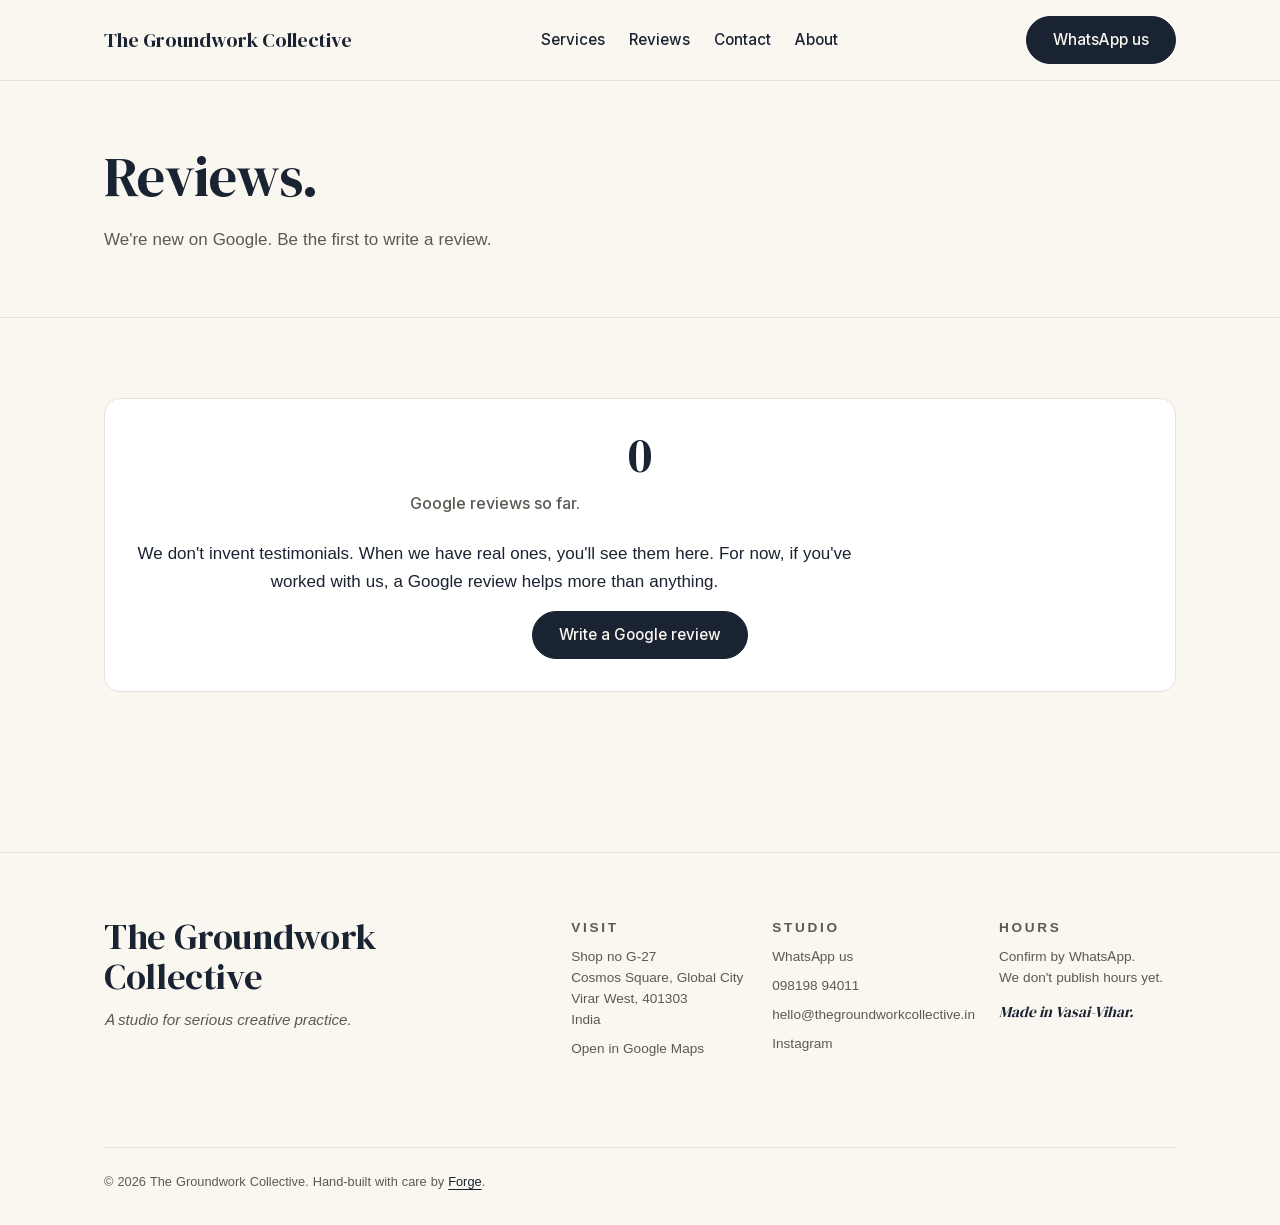
<file: reviews.html>
<!doctype html>
<html lang="en">
<head>
  <meta charset="utf-8">
  <meta name="viewport" content="width=device-width, initial-scale=1, viewport-fit=cover">
  <title>Reviews  -  The Groundwork Collective</title>
  <meta name="description" content="Reviews and testimonials for The Groundwork Collective, Virar West.">
  <meta property="og:title" content="Reviews  -  The Groundwork Collective">
  <meta property="og:description" content="Reviews and testimonials for The Groundwork Collective, Virar West.">
  <meta property="og:type" content="website">
  <meta property="og:url" content="https://the-groundwork-collective.vercel.app">
  <meta name="theme-color" content="#faf7f1">
  <link rel="icon" href="/assets/favicon.svg" type="image/svg+xml">
  <link rel="canonical" href="https://the-groundwork-collective.vercel.app">
  <link rel="stylesheet" href="/assets/styles.css">
  <script type="application/ld+json">
  {
    "@context": "https://schema.org",
    "@type": "EducationalOrganization",
    "name": "The Groundwork Collective",
    "description": "Reviews and testimonials for The Groundwork Collective, Virar West.",
    "url": "https://the-groundwork-collective.vercel.app",
    "telephone": "+919819894011",
    "address": {
      "@type": "PostalAddress",
      "streetAddress": "Shop no G-27, Cosmos Square, Global City, Rustomjee Global City, Virar West",
      "addressLocality": "Vasai-Virar",
      "addressRegion": "Maharashtra",
      "postalCode": "401303",
      "addressCountry": "IN"
    },
    "sameAs": ["https://instagram.com/the_groundwork_collective"]
  }
  </script>
</head>
<body class="theme-light">
<a class="skip-link" href="#main">Skip to content</a>
<header class="site-header" role="banner">
  <div class="site-header__inner">
    <a class="site-header__brand" href="/">The Groundwork Collective</a>
    <nav class="site-nav" aria-label="Primary">
      <a href="/services.html">Services</a>
      <a href="/reviews.html">Reviews</a>
      <a href="/contact.html">Contact</a>
      <a href="/about.html">About</a>
    </nav>
    <a class="btn btn--primary site-header__cta" href="https://wa.me/919819894011?text=Hi%20-%20I%27d%20like%20to%20set%20up%20a%20discovery%20call.">WhatsApp us</a>
  </div>
</header>
<main id="main">
  <section class="page-hero">
    <div class="page-hero__inner">
      <h1 class="page-hero__heading">Reviews.</h1>
      <p class="page-hero__subtext">We're new on Google. Be the first to write a review.</p>
    </div>
  </section>
  <section class="section">
    <div class="container">
      <div class="reviews-block">
        <p class="reviews-block__count">0</p>
        <p class="reviews-block__label">Google reviews so far.</p>
        <p>We don't invent testimonials. When we have real ones, you'll see them here. For now, if you've worked with us, a Google review helps more than anything.</p>
        <a class="btn btn--primary" href="https://search.google.com/local/writereview?placeid=ChIJH0U0TzKt5zsRmZBYnqeVxLs" target="_blank" rel="noopener">Write a Google review</a>
      </div>
    </div>
  </section>
</main>
<footer class="site-footer" role="contentinfo">
  <div class="site-footer__inner">
    <div class="site-footer__brand">
      <p class="site-footer__wordmark">The Groundwork Collective</p>
      <p class="site-footer__tagline">A studio for serious creative practice.</p>
    </div>
    <div class="site-footer__cols">
      <div class="site-footer__col">
        <p class="site-footer__col-label">Visit</p>
        <p>Shop no G-27<br>Cosmos Square, Global City<br>Virar West, 401303<br>India</p>
        <p><a class="site-footer__link" href="https://share.google/SuRhQ9UotYi0npRXc" target="_blank" rel="noopener">Open in Google Maps</a></p>
      </div>
      <div class="site-footer__col">
        <p class="site-footer__col-label">Studio</p>
        <p><a class="site-footer__link" href="https://wa.me/919819894011?text=Hi%20-%20I%27d%20like%20to%20set%20up%20a%20discovery%20call.">WhatsApp us</a></p>
        <p><a class="site-footer__link" href="tel:+919819894011">098198 94011</a></p>
        <p><a class="site-footer__link" href="mailto:hello@thegroundworkcollective.in">hello@thegroundworkcollective.in</a></p>
        <p><a class="site-footer__link" href="https://instagram.com/the_groundwork_collective" target="_blank" rel="noopener">Instagram</a></p>
      </div>
      <div class="site-footer__col">
        <p class="site-footer__col-label">Hours</p>
        <p>Confirm by WhatsApp.<br>We don't publish hours yet.</p>
        <p class="site-footer__col-mark">Made in Vasai-Vihar.</p>
      </div>
    </div>
    <div class="site-footer__legal">
      <p>© 2026 The Groundwork Collective. Hand-built with care by <a href="https://forge.bruuhh.com" target="_blank" rel="noopener">Forge</a>.</p>
    </div>
  </div>
</footer>
<script src="/cro/quote-builder.js" defer></script>
<script src="/cro/sticky-cta.js" defer></script>
<a class="sticky-cta" href="https://wa.me/919819894011?text=Hi%20-%20I%27d%20like%20to%20set%20up%20a%20discovery%20call." id="sticky-cta" aria-label="WhatsApp The Groundwork Collective">
  <svg class="sticky-cta__icon" width="20" height="20" viewBox="0 0 24 24" fill="none" stroke="currentColor" stroke-width="2" stroke-linecap="round" stroke-linejoin="round" aria-hidden="true"><path d="M21 11.5a8.38 8.38 0 0 1-.9 3.8 8.5 8.5 0 0 1-7.6 4.7 8.38 8.38 0 0 1-3.8-.9L3 21l1.9-5.7a8.38 8.38 0 0 1-.9-3.8 8.5 8.5 0 0 1 4.7-7.6 8.38 8.38 0 0 1 3.8-.9h.5a8.48 8.48 0 0 1 8 8v.5z"/></svg>
  <span>WhatsApp us</span>
</a>
</body>
</html>
</file>
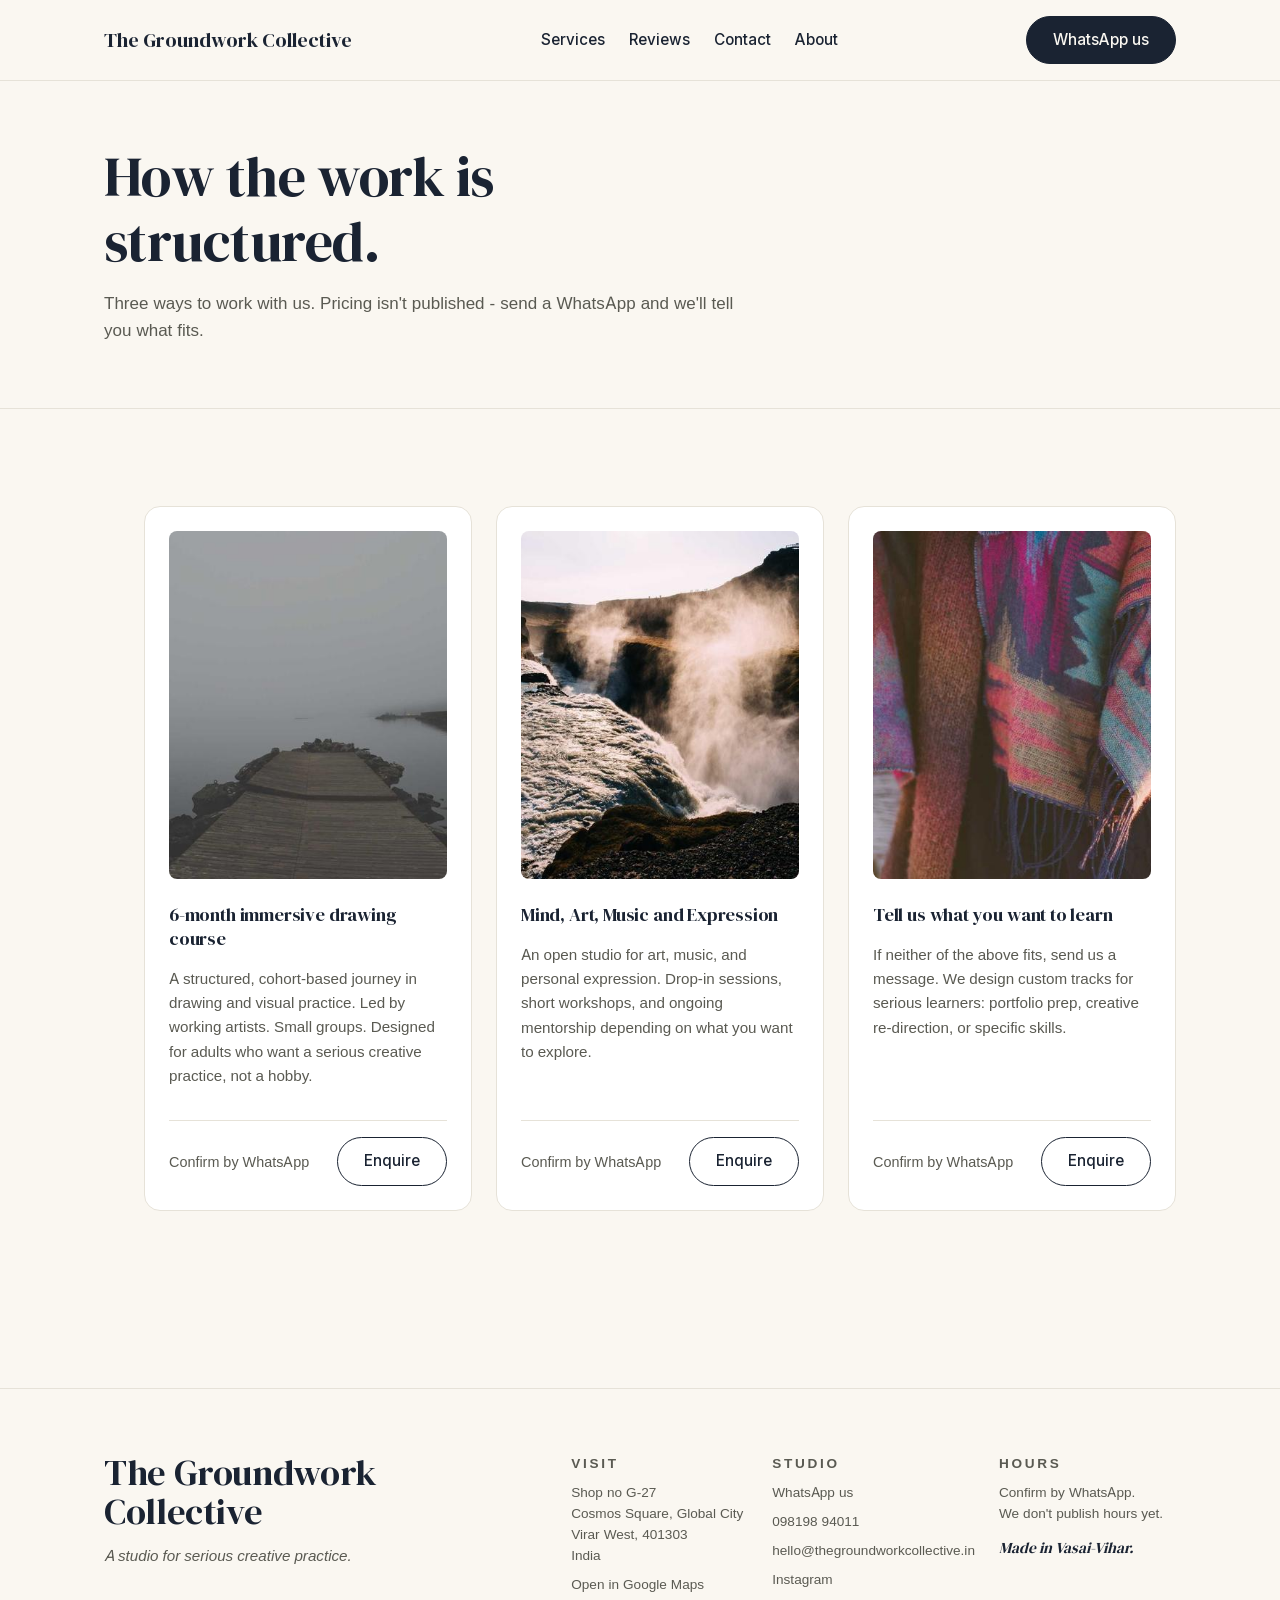
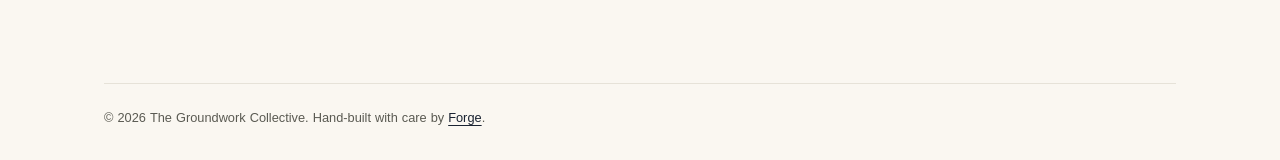
<file: services.html>
<!doctype html>
<html lang="en">
<head>
  <meta charset="utf-8">
  <meta name="viewport" content="width=device-width, initial-scale=1, viewport-fit=cover">
  <title>Services  -  The Groundwork Collective</title>
  <meta name="description" content="How the work is structured at The Groundwork Collective: 6-month drawing course, open studio, custom tracks. Vasai-Vihar, Maharashtra.">
  <meta property="og:title" content="Services  -  The Groundwork Collective">
  <meta property="og:description" content="How the work is structured at The Groundwork Collective: 6-month drawing course, open studio, custom tracks. Vasai-Vihar, Maharashtra.">
  <meta property="og:type" content="website">
  <meta property="og:url" content="https://the-groundwork-collective.vercel.app">
  <meta name="theme-color" content="#faf7f1">
  <link rel="icon" href="/assets/favicon.svg" type="image/svg+xml">
  <link rel="canonical" href="https://the-groundwork-collective.vercel.app">
  <link rel="stylesheet" href="/assets/styles.css">
  <script type="application/ld+json">
  {
    "@context": "https://schema.org",
    "@type": "EducationalOrganization",
    "name": "The Groundwork Collective",
    "description": "How the work is structured at The Groundwork Collective: 6-month drawing course, open studio, custom tracks. Vasai-Vihar, Maharashtra.",
    "url": "https://the-groundwork-collective.vercel.app",
    "telephone": "+919819894011",
    "address": {
      "@type": "PostalAddress",
      "streetAddress": "Shop no G-27, Cosmos Square, Global City, Rustomjee Global City, Virar West",
      "addressLocality": "Vasai-Virar",
      "addressRegion": "Maharashtra",
      "postalCode": "401303",
      "addressCountry": "IN"
    },
    "sameAs": ["https://instagram.com/the_groundwork_collective"]
  }
  </script>
</head>
<body class="theme-light">
<a class="skip-link" href="#main">Skip to content</a>
<header class="site-header" role="banner">
  <div class="site-header__inner">
    <a class="site-header__brand" href="/">The Groundwork Collective</a>
    <nav class="site-nav" aria-label="Primary">
      <a href="/services.html">Services</a>
      <a href="/reviews.html">Reviews</a>
      <a href="/contact.html">Contact</a>
      <a href="/about.html">About</a>
    </nav>
    <a class="btn btn--primary site-header__cta" href="https://wa.me/919819894011?text=Hi%20-%20I%27d%20like%20to%20set%20up%20a%20discovery%20call.">WhatsApp us</a>
  </div>
</header>
<main id="main">
  <section class="page-hero">
    <div class="page-hero__inner">
      <h1 class="page-hero__heading">How the work is structured.</h1>
      <p class="page-hero__subtext">Three ways to work with us. Pricing isn't published  -  send a WhatsApp and we'll tell you what fits.</p>
    </div>
  </section>
  <section class="section">
    <div class="container">
      <ul class="services__grid">
        <li class="service-card">
          <img class="service-card__photo" src="/assets/photos/drawing-course.jpg" alt="" loading="lazy" onerror="this.onerror=null;this.src='/assets/monogram.svg';">
          <h3 class="service-card__title">6-month immersive drawing course</h3>
          <p class="service-card__desc">A structured, cohort-based journey in drawing and visual practice. Led by working artists. Small groups. Designed for adults who want a serious creative practice, not a hobby.</p>
          <div class="service-card__meta">
            <span class="service-card__price">Confirm by WhatsApp</span>
            <a class="btn btn--ghost" href="https://wa.me/919819894011?text=Hi%20-%20I%27d%20like%20to%20know%20more%20about%20the%206-month%20drawing%20course.">Enquire</a>
          </div>
        </li>
        <li class="service-card">
          <img class="service-card__photo" src="/assets/photos/art-music-expression.jpg" alt="" loading="lazy" onerror="this.onerror=null;this.src='/assets/monogram.svg';">
          <h3 class="service-card__title">Mind, Art, Music and Expression</h3>
          <p class="service-card__desc">An open studio for art, music, and personal expression. Drop-in sessions, short workshops, and ongoing mentorship depending on what you want to explore.</p>
          <div class="service-card__meta">
            <span class="service-card__price">Confirm by WhatsApp</span>
            <a class="btn btn--ghost" href="https://wa.me/919819894011?text=Hi%20-%20I%27d%20like%20to%20drop%20in%20for%20an%20art%20/%20music%20/%20expression%20session.">Enquire</a>
          </div>
        </li>
        <li class="service-card">
          <img class="service-card__photo" src="/assets/photos/custom-enquiry.jpg" alt="" loading="lazy" onerror="this.onerror=null;this.src='/assets/monogram.svg';">
          <h3 class="service-card__title">Tell us what you want to learn</h3>
          <p class="service-card__desc">If neither of the above fits, send us a message. We design custom tracks for serious learners: portfolio prep, creative re-direction, or specific skills.</p>
          <div class="service-card__meta">
            <span class="service-card__price">Confirm by WhatsApp</span>
            <a class="btn btn--ghost" href="https://wa.me/919819894011?text=Hi%20-%20I%20want%20to%20discuss%20a%20custom%20learning%20track.">Enquire</a>
          </div>
        </li>
      </ul>
    </div>
  </section>
</main>
<footer class="site-footer" role="contentinfo">
  <div class="site-footer__inner">
    <div class="site-footer__brand">
      <p class="site-footer__wordmark">The Groundwork Collective</p>
      <p class="site-footer__tagline">A studio for serious creative practice.</p>
    </div>
    <div class="site-footer__cols">
      <div class="site-footer__col">
        <p class="site-footer__col-label">Visit</p>
        <p>Shop no G-27<br>Cosmos Square, Global City<br>Virar West, 401303<br>India</p>
        <p><a class="site-footer__link" href="https://share.google/SuRhQ9UotYi0npRXc" target="_blank" rel="noopener">Open in Google Maps</a></p>
      </div>
      <div class="site-footer__col">
        <p class="site-footer__col-label">Studio</p>
        <p><a class="site-footer__link" href="https://wa.me/919819894011?text=Hi%20-%20I%27d%20like%20to%20set%20up%20a%20discovery%20call.">WhatsApp us</a></p>
        <p><a class="site-footer__link" href="tel:+919819894011">098198 94011</a></p>
        <p><a class="site-footer__link" href="mailto:hello@thegroundworkcollective.in">hello@thegroundworkcollective.in</a></p>
        <p><a class="site-footer__link" href="https://instagram.com/the_groundwork_collective" target="_blank" rel="noopener">Instagram</a></p>
      </div>
      <div class="site-footer__col">
        <p class="site-footer__col-label">Hours</p>
        <p>Confirm by WhatsApp.<br>We don't publish hours yet.</p>
        <p class="site-footer__col-mark">Made in Vasai-Vihar.</p>
      </div>
    </div>
    <div class="site-footer__legal">
      <p>© 2026 The Groundwork Collective. Hand-built with care by <a href="https://forge.bruuhh.com" target="_blank" rel="noopener">Forge</a>.</p>
    </div>
  </div>
</footer>
<script src="/cro/quote-builder.js" defer></script>
<script src="/cro/sticky-cta.js" defer></script>
<a class="sticky-cta" href="https://wa.me/919819894011?text=Hi%20-%20I%27d%20like%20to%20set%20up%20a%20discovery%20call." id="sticky-cta" aria-label="WhatsApp The Groundwork Collective">
  <svg class="sticky-cta__icon" width="20" height="20" viewBox="0 0 24 24" fill="none" stroke="currentColor" stroke-width="2" stroke-linecap="round" stroke-linejoin="round" aria-hidden="true"><path d="M21 11.5a8.38 8.38 0 0 1-.9 3.8 8.5 8.5 0 0 1-7.6 4.7 8.38 8.38 0 0 1-3.8-.9L3 21l1.9-5.7a8.38 8.38 0 0 1-.9-3.8 8.5 8.5 0 0 1 4.7-7.6 8.38 8.38 0 0 1 3.8-.9h.5a8.48 8.48 0 0 1 8 8v.5z"/></svg>
  <span>WhatsApp us</span>
</a>
</body>
</html>
</file>
<file: assets/styles.css>
/* forge-bespoke / The Groundwork Collective / assets/styles.css
 * Design tokens locked in DESIGN.md. Single source of truth.
 * Palette: deep ink navy #1a2332 on warm white #faf7f1
 * Fonts: DM Serif Display (display) + Inter (body)
 * Radius: soft — 8px (inputs), 16px (cards), 999px (buttons)
 * Motion: 4 — entry fades + hover lift only
 */

@font-face {
  font-family: "DM Serif Display";
  src: url("/assets/fonts/DMSerifDisplay-Regular.woff2") format("woff2");
  font-weight: 400;
  font-style: normal;
  font-display: swap;
}

@font-face {
  font-family: "Inter";
  src: url("/assets/fonts/Inter-Regular.woff2") format("woff2");
  font-weight: 400;
  font-style: normal;
  font-display: swap;
}
@font-face {
  font-family: "Inter";
  src: url("/assets/fonts/Inter-Medium.woff2") format("woff2");
  font-weight: 500;
  font-style: normal;
  font-display: swap;
}
@font-face {
  font-family: "Inter";
  src: url("/assets/fonts/Inter-SemiBold.woff2") format("woff2");
  font-weight: 600;
  font-style: normal;
  font-display: swap;
}

:root {
  color-scheme: light;
  --accent: #1a2332;
  --bg: #faf7f1;
  --surface: #ffffff;
  --hairline: #e6e2d8;
  --text: #1a2332;
  --muted: #5a5a52;

  --radius-sm: 8px;
  --radius-md: 16px;
  --radius-pill: 999px;

  --container: 1120px;
  --gutter: 24px;

  --space-1: 4px;
  --space-2: 8px;
  --space-3: 12px;
  --space-4: 16px;
  --space-6: 24px;
  --space-8: 32px;
  --space-12: 48px;
  --space-16: 64px;
  --space-20: 80px;
  --space-24: 96px;

  --easing: cubic-bezier(0.16, 1, 0.3, 1);
}

* { box-sizing: border-box; }

html {
  -webkit-text-size-adjust: 100%;
  scroll-behavior: smooth;
}

body {
  margin: 0;
  background: var(--bg);
  color: var(--text);
  font-family: "Inter", -apple-system, BlinkMacSystemFont, "Segoe UI", sans-serif;
  font-size: 17px;
  line-height: 1.6;
  -webkit-font-smoothing: antialiased;
  -moz-osx-font-smoothing: grayscale;
}

h1, h2, h3 {
  font-family: "DM Serif Display", Georgia, serif;
  font-weight: 400;
  letter-spacing: -0.01em;
  line-height: 1.15;
  margin: 0;
  color: var(--text);
}

h1 { font-size: clamp(2.25rem, 4.5vw, 3.5rem); }
h2 { font-size: clamp(1.75rem, 3vw, 2.25rem); }
h3 { font-size: 1.25rem; line-height: 1.3; }

p { margin: 0 0 var(--space-4) 0; max-width: 65ch; }
a { color: var(--accent); text-underline-offset: 3px; text-decoration-thickness: 1px; }
a:hover { text-decoration-thickness: 2px; }

img { max-width: 100%; height: auto; display: block; }

.skip-link {
  position: absolute;
  top: -100px;
  left: 0;
  background: var(--accent);
  color: var(--bg);
  padding: var(--space-3) var(--space-6);
  border-radius: 0 0 var(--radius-sm) 0;
  z-index: 100;
}
.skip-link:focus { top: 0; }

.container {
  width: 100%;
  max-width: var(--container);
  margin: 0 auto;
  padding: 0 var(--gutter);
}

/* Header */
.site-header {
  border-bottom: 1px solid var(--hairline);
  background: var(--bg);
  position: sticky;
  top: 0;
  z-index: 10;
}
.site-header__inner {
  max-width: var(--container);
  margin: 0 auto;
  padding: var(--space-4) var(--gutter);
  display: flex;
  align-items: center;
  justify-content: space-between;
  gap: var(--space-6);
}
.site-header__brand {
  font-family: "DM Serif Display", Georgia, serif;
  font-size: 1.25rem;
  text-decoration: none;
  color: var(--text);
}
.site-nav {
  display: none;
  gap: var(--space-6);
}
.site-nav a {
  color: var(--text);
  text-decoration: none;
  font-size: 0.95rem;
  font-weight: 500;
}
.site-nav a:hover { text-decoration: underline; text-underline-offset: 4px; }
.site-header__cta {
  white-space: nowrap;
}

@media (min-width: 768px) {
  .site-nav { display: flex; }
}

/* Buttons */
.btn {
  position: relative;
  display: inline-flex;
  align-items: center;
  justify-content: center;
  padding: 14px 26px;
  border-radius: var(--radius-pill);
  font-family: inherit;
  font-size: 0.95rem;
  font-weight: 500;
  text-decoration: none;
  border: 1px solid transparent;
  cursor: pointer;
  white-space: nowrap;
  line-height: 1.2;
  overflow: hidden;
  isolation: isolate;
  transition: transform 220ms var(--easing), color 220ms var(--easing), border-color 220ms var(--easing);
}
.btn--primary {
  background: var(--accent);
  color: var(--bg);
  border-color: var(--accent);
}
.btn--primary.btn--fill::before {
  content: "";
  position: absolute;
  inset: 0;
  background: #243046;
  transform: translateX(-101%);
  transition: transform 420ms var(--easing);
  z-index: -1;
}
.btn--primary.btn--fill:hover { transform: translateY(-1px); border-color: #243046; }
.btn--primary.btn--fill:hover::before { transform: translateX(0); }
.btn--ghost {
  background: transparent;
  color: var(--text);
  border-color: var(--text);
}
.btn--ghost:hover { background: var(--text); color: var(--bg); }
.btn--ghost.btn--underline {
  border-color: transparent;
  padding-left: 0;
  padding-right: 0;
  border-radius: 0;
  background: transparent;
  color: var(--text);
}
.btn--ghost.btn--underline::after {
  content: "";
  position: absolute;
  bottom: 6px;
  left: 50%;
  width: 0;
  height: 1px;
  background: var(--text);
  transition: width 280ms var(--easing), left 280ms var(--easing);
}
.btn--ghost.btn--underline:hover {
  background: transparent;
  color: var(--text);
}
.btn--ghost.btn--underline:hover::after {
  width: 100%;
  left: 0;
}

/* Hero */
.hero {
  padding: var(--space-12) 0 var(--space-16) 0;
  position: relative;
  overflow: hidden;
  isolation: isolate;
}

/* Mesh background - three drifting radial blobs in our palette.
 * Pure CSS, no JS, no WebGL. Honors prefers-reduced-motion.
 * pointer-events: none so it never blocks clicks. */
.hero__mesh {
  position: absolute;
  inset: 0;
  z-index: 0;
  pointer-events: none;
  overflow: hidden;
}
.hero__mesh-blob {
  position: absolute;
  border-radius: 50%;
  filter: blur(80px);
  opacity: 0.22;
  will-change: transform;
}
.hero__mesh-blob--1 {
  width: 540px;
  height: 540px;
  left: -8%;
  top: -10%;
  background: radial-gradient(circle at 30% 30%, #1a2332 0%, transparent 70%);
  animation: mesh-drift-1 28s ease-in-out infinite alternate;
}
.hero__mesh-blob--2 {
  width: 460px;
  height: 460px;
  right: -6%;
  top: 12%;
  background: radial-gradient(circle at 70% 30%, #c97f3a 0%, transparent 70%);
  opacity: 0.18;
  animation: mesh-drift-2 34s ease-in-out infinite alternate;
}
.hero__mesh-blob--3 {
  width: 380px;
  height: 380px;
  left: 38%;
  bottom: -16%;
  background: radial-gradient(circle at 50% 50%, #1a2332 0%, transparent 70%);
  opacity: 0.14;
  animation: mesh-drift-3 40s ease-in-out infinite alternate;
}
@keyframes mesh-drift-1 {
  0%   { transform: translate3d(0, 0, 0) scale(1); }
  100% { transform: translate3d(60px, 40px, 0) scale(1.08); }
}
@keyframes mesh-drift-2 {
  0%   { transform: translate3d(0, 0, 0) scale(1); }
  100% { transform: translate3d(-50px, 30px, 0) scale(1.12); }
}
@keyframes mesh-drift-3 {
  0%   { transform: translate3d(0, 0, 0) scale(1); }
  100% { transform: translate3d(40px, -50px, 0) scale(1.06); }
}
@media (prefers-reduced-motion: reduce) {
  .hero__mesh-blob { animation: none !important; transform: none !important; }
}

.hero__grid {
  position: relative;
  z-index: 1;
  max-width: var(--container);
  margin: 0 auto;
  padding: 0 var(--gutter);
  display: grid;
  gap: var(--space-12);
  grid-template-columns: 1fr;
  align-items: center;
}
@media (min-width: 960px) {
  .hero__grid {
    grid-template-columns: 1.1fr 0.9fr;
    gap: var(--space-16);
  }
}
.hero__copy { max-width: 56ch; }
.hero__eyebrow {
  display: inline-flex;
  align-items: center;
  gap: var(--space-2);
  font-size: 0.78rem;
  text-transform: uppercase;
  letter-spacing: 0.22em;
  color: var(--muted);
  margin-bottom: var(--space-6);
  font-weight: 500;
}
.hero__eyebrow-mark {
  color: var(--accent);
  font-size: 1rem;
  line-height: 0;
}
.hero__heading {
  font-size: clamp(2.75rem, 7vw, 5.25rem);
  line-height: 0.98;
  letter-spacing: -0.025em;
  margin-bottom: var(--space-6);
  max-width: 14ch;
  font-weight: 400;
}
.hero__heading em {
  font-style: italic;
  color: var(--accent);
  font-weight: 400;
}
.hero__subtext {
  font-size: 1.125rem;
  color: var(--muted);
  max-width: 46ch;
  margin-bottom: var(--space-8);
  line-height: 1.55;
}
.hero__ctas { display: flex; gap: var(--space-3); flex-wrap: wrap; margin-bottom: var(--space-6); }
.hero__promise {
  font-size: 0.875rem;
  color: var(--muted);
  font-style: italic;
  padding-top: var(--space-4);
  border-top: 1px solid var(--hairline);
  max-width: 46ch;
  margin-bottom: var(--space-3);
}
.hero__since {
  font-size: 0.78rem;
  text-transform: uppercase;
  letter-spacing: 0.18em;
  color: var(--muted);
  margin: 0;
}
.hero__media {
  margin: 0;
  display: flex;
  flex-direction: column;
  gap: var(--space-3);
}
.hero__media-frame {
  position: relative;
  border-radius: var(--radius-md);
  overflow: hidden;
  background: var(--hairline);
  aspect-ratio: 4 / 5;
  box-shadow: 0 24px 60px rgba(26, 35, 50, 0.08);
}
.hero__media-frame::after {
  content: "";
  position: absolute;
  inset: 0;
  border: 1px solid rgba(26, 35, 50, 0.06);
  border-radius: inherit;
  pointer-events: none;
}
.hero__media-frame img {
  width: 100%;
  height: 100%;
  object-fit: cover;
  display: block;
}
.hero__media-caption {
  font-size: 0.82rem;
  color: var(--muted);
  display: flex;
  align-items: baseline;
  gap: var(--space-3);
  padding-top: var(--space-2);
}
.hero__media-caption-mark {
  font-family: "DM Serif Display", Georgia, serif;
  font-style: italic;
  font-size: 1rem;
  color: var(--accent);
}

/* Trust bar */
.trust-bar {
  border-top: 1px solid var(--hairline);
  border-bottom: 1px solid var(--hairline);
  padding: var(--space-4) 0;
  background: var(--bg);
}
.trust-bar__inner {
  max-width: var(--container);
  margin: 0 auto;
  padding: 0 var(--gutter);
  display: flex;
  flex-wrap: wrap;
  align-items: center;
  gap: var(--space-3) var(--space-4);
  font-size: 0.85rem;
  color: var(--muted);
}
.trust-bar__item {
  display: inline-flex;
  align-items: center;
  gap: var(--space-2);
  white-space: nowrap;
}
.trust-bar__label {
  font-size: 0.72rem;
  text-transform: uppercase;
  letter-spacing: 0.18em;
  color: var(--accent);
  font-weight: 600;
}
.trust-bar__dot {
  width: 5px;
  height: 5px;
  border-radius: 50%;
  background: var(--accent);
  flex-shrink: 0;
}
.trust-bar__sep {
  width: 1px;
  height: 14px;
  background: var(--hairline);
  flex-shrink: 0;
}
@media (max-width: 720px) {
  .trust-bar__sep { display: none; }
  .trust-bar__item { white-space: normal; }
}

/* Marquee - one signature kinetic band, sits between hero and trust bar */
.marquee {
  border-top: 1px solid var(--hairline);
  border-bottom: 1px solid var(--hairline);
  background: var(--bg);
  padding: var(--space-3) 0;
  overflow: hidden;
  margin-bottom: 0;
}
.marquee__track {
  display: inline-flex;
  align-items: center;
  gap: var(--space-6);
  white-space: nowrap;
  animation: marquee-scroll 40s linear infinite;
  will-change: transform;
}
.marquee__item {
  font-family: "DM Serif Display", Georgia, serif;
  font-size: 1.1rem;
  font-style: italic;
  color: var(--text);
  letter-spacing: -0.01em;
}
.marquee__dot {
  color: var(--accent);
  font-size: 0.7rem;
  line-height: 1;
}
@keyframes marquee-scroll {
  from { transform: translateX(0); }
  to { transform: translateX(-50%); }
}

/* Sections */
.section {
  padding: var(--space-20) 0;
}
.section-heading {
  margin-bottom: var(--space-12);
  max-width: 22ch;
}

/* CRO engine */
.cro-engine {
  background: var(--surface);
  border: 1px solid var(--hairline);
  border-radius: var(--radius-md);
  padding: var(--space-12);
  max-width: var(--container);
  margin: var(--space-12) auto;
}
.cro-engine__heading { margin-bottom: var(--space-3); }
.cro-engine__lede { color: var(--muted); margin-bottom: var(--space-8); }
.cro-engine__questions {
  display: grid;
  gap: var(--space-6);
}
.cro-question { display: flex; flex-direction: column; gap: var(--space-2); }
.cro-question__label {
  font-size: 0.95rem;
  font-weight: 500;
  color: var(--text);
}
.cro-question__select, .cro-question__input {
  font: inherit;
  padding: 12px 14px;
  border-radius: var(--radius-sm);
  border: 1px solid var(--hairline);
  background: var(--bg);
  color: var(--text);
  width: 100%;
}
.cro-question__select:focus, .cro-question__input:focus {
  outline: 2px solid var(--accent);
  outline-offset: 2px;
}
.cro-engine__cta-wrap {
  margin-top: var(--space-8);
  display: flex;
  gap: var(--space-3);
  flex-wrap: wrap;
}
.cro-engine__copy-status {
  margin-top: var(--space-4);
  font-size: 0.9rem;
  color: var(--accent);
  font-weight: 500;
}

/* "What happens after you send" - 3-step flow under the form */
.cro-next {
  list-style: none;
  padding: 0;
  margin: var(--space-12) 0 0 0;
  display: grid;
  gap: var(--space-6);
  grid-template-columns: 1fr;
  border-top: 1px solid var(--hairline);
  padding-top: var(--space-8);
}
@media (min-width: 768px) {
  .cro-next { grid-template-columns: repeat(3, 1fr); gap: var(--space-8); }
}
.cro-next__step {
  display: flex;
  align-items: flex-start;
  gap: var(--space-4);
}
.cro-next__num {
  font-family: "DM Serif Display", Georgia, serif;
  font-size: 1.5rem;
  line-height: 1;
  color: var(--accent);
  flex-shrink: 0;
  width: 2rem;
  height: 2rem;
  display: flex;
  align-items: center;
  justify-content: center;
}
.cro-next__step strong {
  display: block;
  font-weight: 600;
  font-size: 0.95rem;
  margin-bottom: 2px;
}
.cro-next__step span {
  display: block;
  color: var(--muted);
  font-size: 0.875rem;
  line-height: 1.45;
}

/* Service cards */
.services__grid {
  display: grid;
  gap: var(--space-6);
  grid-template-columns: 1fr;
}
@media (min-width: 768px) {
  .services__grid { grid-template-columns: repeat(3, 1fr); }
}
.service-card {
  background: var(--surface);
  border: 1px solid var(--hairline);
  border-radius: var(--radius-md);
  padding: var(--space-6);
  display: flex;
  flex-direction: column;
  gap: var(--space-4);
}
.service-card__title { font-size: 1.15rem; margin: 0; }
.service-card__desc { color: var(--muted); font-size: 0.95rem; flex: 1; }
.service-card__meta {
  display: flex;
  justify-content: space-between;
  align-items: center;
  padding-top: var(--space-4);
  border-top: 1px solid var(--hairline);
  font-size: 0.9rem;
}
.service-card__price { color: var(--muted); }
.service-card__photo {
  width: 100%;
  aspect-ratio: 4 / 5;
  object-fit: cover;
  border-radius: var(--radius-sm);
  background: var(--hairline);
  margin-bottom: var(--space-2);
}

/* Featured services grid: 1 large + 2 small */
.services-eyebrow {
  font-size: 0.78rem;
  text-transform: uppercase;
  letter-spacing: 0.22em;
  color: var(--muted);
  margin-bottom: var(--space-3);
  font-weight: 500;
}
.services__grid--featured {
  display: grid;
  gap: var(--space-6);
  grid-template-columns: 1fr;
}
@media (min-width: 768px) {
  .services__grid--featured {
    grid-template-columns: 1.4fr 1fr 1fr;
    grid-template-rows: auto auto;
  }
  .service-card--featured { grid-column: 1; grid-row: 1 / span 2; }
  .service-card--featured .service-card__photo { aspect-ratio: 16 / 11; }
}
.service-card--featured {
  background: var(--bg);
  border: 1px solid var(--accent);
}
.service-card--featured .service-card__title {
  font-family: "DM Serif Display", Georgia, serif;
  font-size: 1.5rem;
  line-height: 1.2;
  margin-bottom: var(--space-2);
}
.service-card--featured .service-card__desc { font-size: 1rem; }
.service-card__media {
  position: relative;
}
.service-card__flag {
  position: absolute;
  top: var(--space-3);
  left: var(--space-3);
  background: var(--accent);
  color: var(--bg);
  font-size: 0.7rem;
  text-transform: uppercase;
  letter-spacing: 0.2em;
  font-weight: 600;
  padding: 4px 10px;
  border-radius: var(--radius-pill);
  z-index: 1;
}
.service-card__body {
  display: flex;
  flex-direction: column;
  gap: var(--space-3);
  flex: 1;
}
.service-card--featured .service-card__body { padding: var(--space-4) 0 0 0; }
.service-card--featured .service-card__meta {
  margin-top: auto;
  flex-direction: column;
  align-items: flex-start;
  gap: var(--space-4);
}

/* Cohort timeline - 6 month arc */
.cohort-section { background: var(--surface); border-top: 1px solid var(--hairline); border-bottom: 1px solid var(--hairline); }
.cohort-eyebrow {
  font-size: 0.78rem;
  text-transform: uppercase;
  letter-spacing: 0.22em;
  color: var(--muted);
  margin-bottom: var(--space-3);
  font-weight: 500;
}
.cohort-timeline {
  list-style: none;
  padding: 0;
  margin: var(--space-8) 0 0 0;
  display: grid;
  gap: var(--space-6);
  grid-template-columns: 1fr;
  position: relative;
}
@media (min-width: 768px) {
  .cohort-timeline {
    grid-template-columns: repeat(3, 1fr);
    gap: 0;
  }
}
@media (min-width: 1100px) {
  .cohort-timeline { grid-template-columns: repeat(6, 1fr); }
}
.cohort-step {
  position: relative;
  padding: var(--space-4) var(--space-4) var(--space-4) 0;
  border-top: 1px solid var(--hairline);
}
@media (min-width: 768px) {
  .cohort-step {
    padding: var(--space-4) var(--space-4) var(--space-4) 0;
    border-top: 1px solid var(--accent);
  }
  .cohort-step::after {
    content: "";
    position: absolute;
    top: -4px;
    left: 0;
    width: 8px;
    height: 8px;
    border-radius: 50%;
    background: var(--accent);
  }
}
.cohort-step__month {
  display: block;
  font-size: 0.72rem;
  text-transform: uppercase;
  letter-spacing: 0.22em;
  color: var(--accent);
  font-weight: 600;
  margin-bottom: var(--space-3);
}
.cohort-step__title {
  font-family: "DM Serif Display", Georgia, serif;
  font-size: 1.4rem;
  line-height: 1.15;
  margin: 0 0 var(--space-2) 0;
  color: var(--text);
}
.cohort-step__desc {
  font-size: 0.9rem;
  color: var(--muted);
  line-height: 1.5;
  margin: 0;
}
.cohort-foot {
  margin-top: var(--space-12);
  padding-top: var(--space-6);
  border-top: 1px solid var(--hairline);
  color: var(--muted);
  font-size: 0.95rem;
}
.cohort-foot a { color: var(--accent); font-weight: 500; }

/* Reviews block - repositioned as opportunity, not confession */
.reviews-section { padding-top: var(--space-16); padding-bottom: var(--space-16); }
.reviews-block--positioned {
  background: var(--bg);
  border: 1px solid var(--hairline);
  border-radius: var(--radius-md);
  padding: var(--space-12) var(--space-8);
  display: flex;
  flex-direction: column;
  gap: var(--space-8);
  max-width: 880px;
  margin: 0 auto;
}
.reviews-block__top {
  display: grid;
  grid-template-columns: auto 1fr;
  gap: var(--space-8);
  align-items: center;
}
@media (max-width: 600px) {
  .reviews-block__top { grid-template-columns: 1fr; gap: var(--space-4); text-align: left; }
  .reviews-block--positioned { padding: var(--space-8) var(--space-6); }
}
.reviews-block--positioned .reviews-block__count {
  font-family: "DM Serif Display", Georgia, serif;
  font-size: 5rem;
  line-height: 0.9;
  margin: 0;
  color: var(--text);
}
.reviews-block__meta { display: flex; flex-direction: column; gap: var(--space-2); }
.reviews-block__stars {
  color: var(--accent);
  font-size: 1.1rem;
  letter-spacing: 0.15em;
  margin: 0;
}
.reviews-block__label {
  font-size: 1rem;
  color: var(--text);
  margin: 0;
  font-weight: 500;
}
.reviews-block__why {
  font-size: 0.9rem;
  color: var(--muted);
  margin: 0;
  font-style: italic;
  max-width: 42ch;
}
.reviews-block__cta {
  display: flex;
  gap: var(--space-3);
  flex-wrap: wrap;
  border-top: 1px solid var(--hairline);
  padding-top: var(--space-6);
}

/* Reviews */
.reviews-block {
  background: var(--surface);
  border: 1px solid var(--hairline);
  border-radius: var(--radius-md);
  padding: var(--space-8);
  text-align: center;
}
.reviews-block__count {
  font-family: "DM Serif Display", Georgia, serif;
  font-size: 3rem;
  line-height: 1;
  margin-bottom: var(--space-3);
}
.reviews-block__label { color: var(--muted); margin-bottom: var(--space-6); }

/* Contact cards */
.contact-cards {
  display: grid;
  gap: var(--space-4);
  grid-template-columns: 1fr;
}
@media (min-width: 768px) {
  .contact-cards { grid-template-columns: repeat(3, 1fr); }
}
.contact-card {
  background: var(--surface);
  border: 1px solid var(--hairline);
  border-radius: var(--radius-md);
  padding: var(--space-6);
  text-decoration: none;
  color: var(--text);
  display: flex;
  flex-direction: column;
  gap: var(--space-2);
  transition: transform 180ms var(--easing), border-color 180ms var(--easing);
}
.contact-card:hover { transform: translateY(-2px); border-color: var(--accent); text-decoration: none; }
.contact-card__label {
  font-size: 0.8rem;
  text-transform: uppercase;
  letter-spacing: 0.12em;
  color: var(--muted);
}
.contact-card__value {
  font-family: "DM Serif Display", Georgia, serif;
  font-size: 1.15rem;
}
.contact-card__hint { color: var(--muted); font-size: 0.9rem; }

/* Page hero (interior pages) */
.page-hero {
  padding: var(--space-16) 0 var(--space-12) 0;
  border-bottom: 1px solid var(--hairline);
}
.page-hero__inner { max-width: var(--container); margin: 0 auto; padding: 0 var(--gutter); }
.page-hero__heading { max-width: 20ch; }
.page-hero__subtext { color: var(--muted); max-width: 60ch; margin-top: var(--space-4); }

/* Map */
.map {
  width: 100%;
  aspect-ratio: 16 / 9;
  border: 1px solid var(--hairline);
  border-radius: var(--radius-md);
  overflow: hidden;
  background: var(--hairline);
  position: relative;
}
.map iframe { width: 100%; height: 100%; border: 0; }

/* Hours table */
.hours-table {
  width: 100%;
  border-collapse: collapse;
  font-size: 0.95rem;
}
.hours-table th, .hours-table td {
  text-align: left;
  padding: var(--space-3) 0;
  border-bottom: 1px solid var(--hairline);
}
.hours-table th { font-weight: 500; color: var(--muted); }
.hours-table tr.is-today { background: rgba(26, 35, 50, 0.04); }

/* Footer - designed asset, not a sitemap */
.site-footer {
  border-top: 1px solid var(--hairline);
  padding: var(--space-16) 0 var(--space-8) 0;
  margin-top: var(--space-20);
  background: var(--bg);
}
.site-footer__inner {
  max-width: var(--container);
  margin: 0 auto;
  padding: 0 var(--gutter);
  display: grid;
  gap: var(--space-12);
  grid-template-columns: 1fr;
}
@media (min-width: 768px) {
  .site-footer__inner {
    grid-template-columns: 1fr 1.5fr;
    gap: var(--space-16);
  }
}
.site-footer__brand {
  border-right: none;
  padding-right: 0;
}
@media (min-width: 768px) {
  .site-footer__brand { padding-right: var(--space-12); }
}
.site-footer__wordmark {
  font-family: "DM Serif Display", Georgia, serif;
  color: var(--text);
  font-size: clamp(1.5rem, 3vw, 2.25rem);
  line-height: 1.1;
  letter-spacing: -0.01em;
  margin: 0 0 var(--space-3) 0;
  font-weight: 400;
}
.site-footer__tagline {
  font-size: 0.95rem;
  color: var(--muted);
  font-style: italic;
  margin: 0;
  max-width: 28ch;
}
.site-footer__cols {
  display: grid;
  grid-template-columns: repeat(3, 1fr);
  gap: var(--space-6);
}
@media (max-width: 600px) {
  .site-footer__cols { grid-template-columns: 1fr; gap: var(--space-8); }
}
.site-footer__col-label {
  font-size: 0.72rem;
  text-transform: uppercase;
  letter-spacing: 0.2em;
  color: var(--accent);
  font-weight: 600;
  margin: 0 0 var(--space-3) 0;
}
.site-footer__col p {
  font-size: 0.85rem;
  line-height: 1.55;
  color: var(--muted);
  margin: 0 0 var(--space-2) 0;
}
.site-footer__col-mark {
  font-family: "DM Serif Display", Georgia, serif;
  font-style: italic;
  color: var(--text) !important;
  margin-top: var(--space-3) !important;
  font-size: 0.95rem !important;
}
.site-footer__link {
  color: var(--muted);
  text-decoration: none;
  border-bottom: 1px solid transparent;
  transition: border-color 200ms var(--easing), color 200ms var(--easing);
}
.site-footer__link:hover {
  color: var(--text);
  border-bottom-color: var(--text);
  text-decoration: none;
}
.site-footer__legal {
  grid-column: 1 / -1;
  border-top: 1px solid var(--hairline);
  padding-top: var(--space-6);
  margin-top: var(--space-4);
}
.site-footer__legal p {
  font-size: 0.8rem;
  color: var(--muted);
  margin: 0;
}

/* Entry fade (single, scoped) */
@keyframes fade-up {
  from { opacity: 0; transform: translateY(8px); }
  to { opacity: 1; transform: translateY(0); }
}
.fade-in { animation: fade-up 600ms var(--easing) both; }

/* Reduced motion */
@media (prefers-reduced-motion: reduce) {
  *, *::before, *::after {
    animation-duration: 0.01ms !important;
    animation-iteration-count: 1 !important;
    transition-duration: 0.01ms !important;
    scroll-behavior: auto !important;
  }
  .btn:hover, .contact-card:hover { transform: none; }
  .sticky-cta { transition: none !important; }
  .marquee__track { animation: none !important; transform: translateX(0) !important; }
}

/* Color scheme: light is the design lock; explicit block keeps
 * the gate honest and prevents browser flash-of-dark on reload. */
@media (prefers-color-scheme: light) {
  :root { color-scheme: light; }
}

/* FAQ section */
.faq-section { background: var(--bg); }
.faq-eyebrow {
  font-size: 0.85rem;
  text-transform: uppercase;
  letter-spacing: 0.18em;
  color: var(--muted);
  margin-bottom: var(--space-3);
}
.faq-list {
  max-width: 760px;
}
.faq-item {
  border-top: 1px solid var(--hairline);
  padding: var(--space-4) 0;
}
.faq-item:last-child { border-bottom: 1px solid var(--hairline); }
.faq-item__q {
  display: flex;
  align-items: center;
  justify-content: space-between;
  gap: var(--space-4);
  cursor: pointer;
  list-style: none;
  font-size: 1.05rem;
  font-weight: 500;
  color: var(--text);
}
.faq-item__q::-webkit-details-marker { display: none; }
.faq-item__q::marker { content: ""; }
.faq-item__icon {
  font-family: "DM Serif Display", Georgia, serif;
  font-size: 1.25rem;
  color: var(--muted);
  transition: transform 200ms var(--easing);
  flex-shrink: 0;
  width: 1.25rem;
  text-align: center;
}
.faq-item[open] .faq-item__icon { transform: rotate(45deg); }
.faq-item__a {
  margin-top: var(--space-3);
  color: var(--muted);
  font-size: 0.95rem;
  max-width: 65ch;
}
.faq-foot {
  margin-top: var(--space-8);
  color: var(--muted);
}

/* Sticky mobile WhatsApp CTA - hidden on desktop, slides up after scroll on mobile */
.sticky-cta {
  display: none;
  position: fixed;
  bottom: 16px;
  left: 16px;
  right: 16px;
  z-index: 50;
  background: var(--accent);
  color: var(--bg);
  text-decoration: none;
  padding: 14px 20px;
  border-radius: var(--radius-pill);
  font-family: inherit;
  font-size: 1rem;
  font-weight: 500;
  align-items: center;
  justify-content: center;
  gap: var(--space-2);
  box-shadow: 0 12px 32px rgba(26, 35, 50, 0.18);
  transform: translateY(120%);
  opacity: 0;
  transition: transform 280ms var(--easing), opacity 200ms var(--easing);
  border: 1px solid var(--accent);
  pointer-events: none;
}
.sticky-cta.is-visible {
  transform: translateY(0);
  opacity: 1;
  pointer-events: auto;
}
.sticky-cta__icon { flex-shrink: 0; }
@media (max-width: 720px) {
  .sticky-cta { display: inline-flex; }
}
</file>
